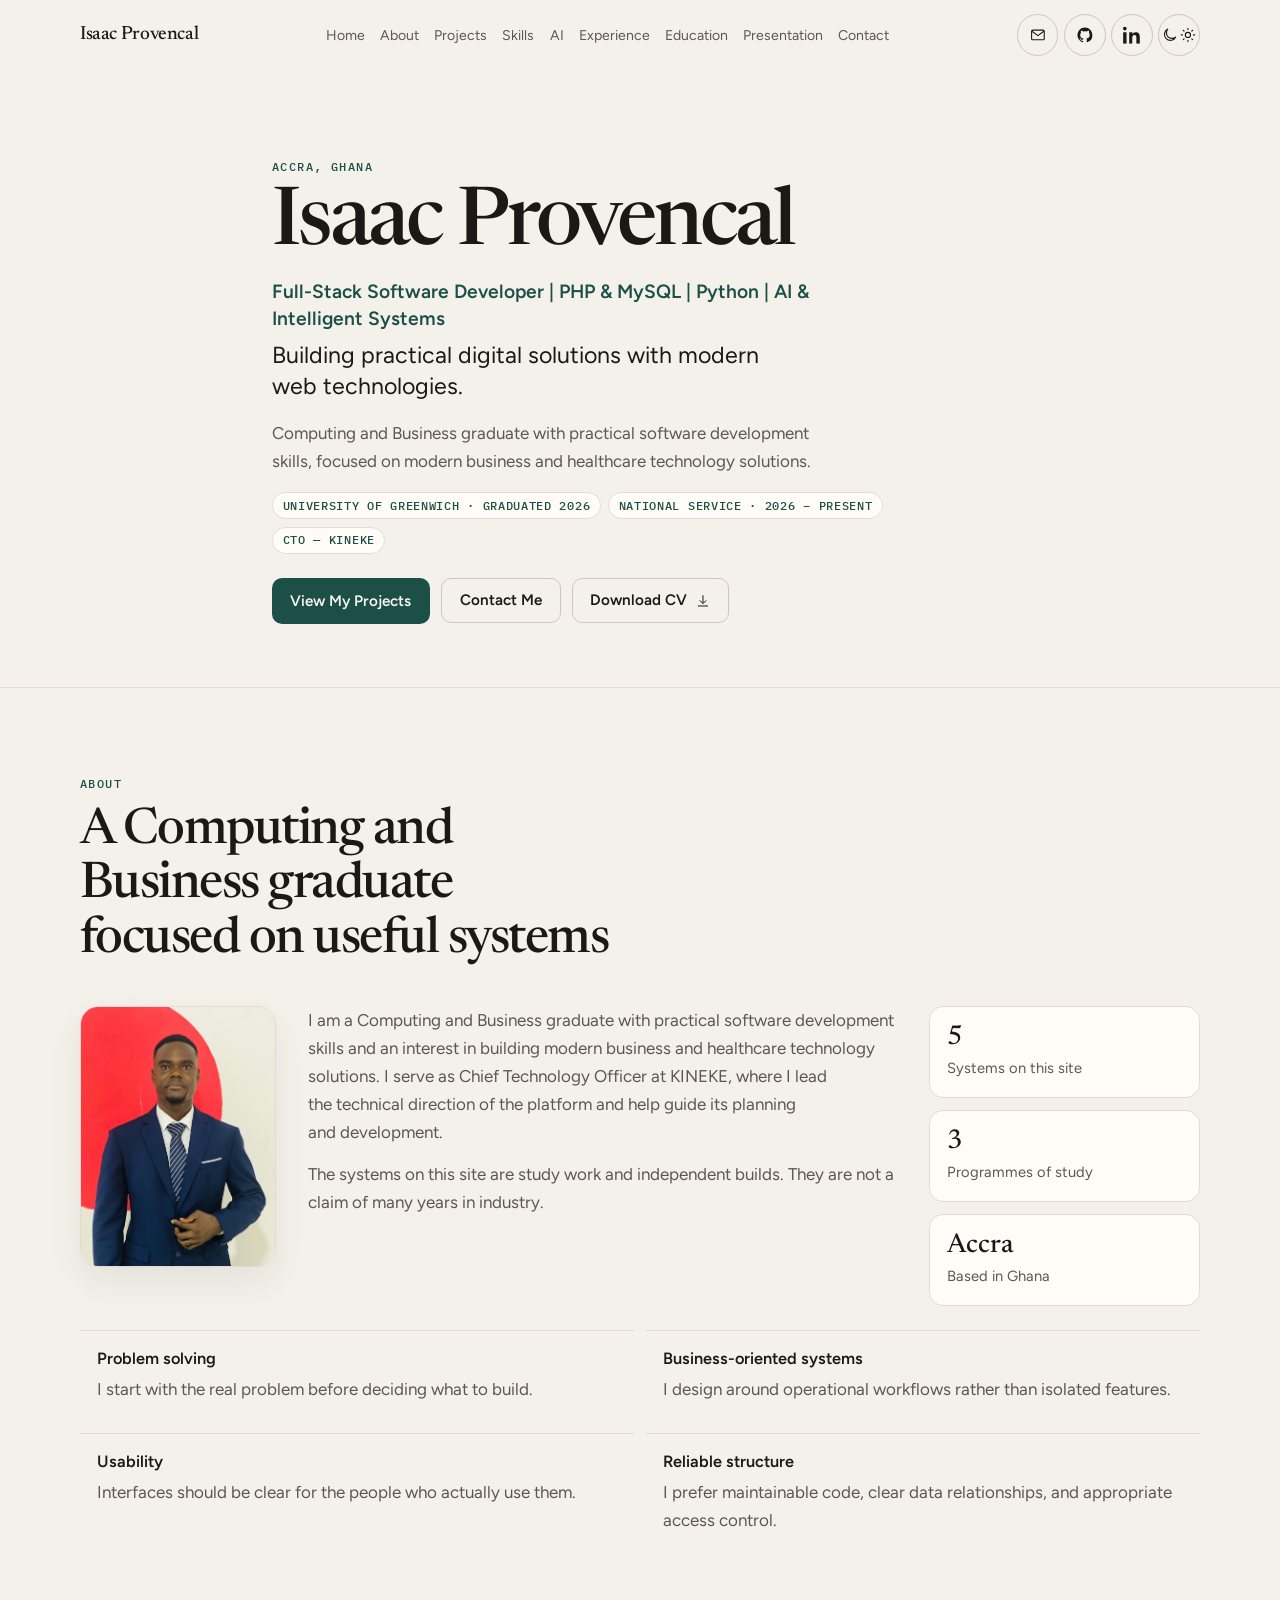
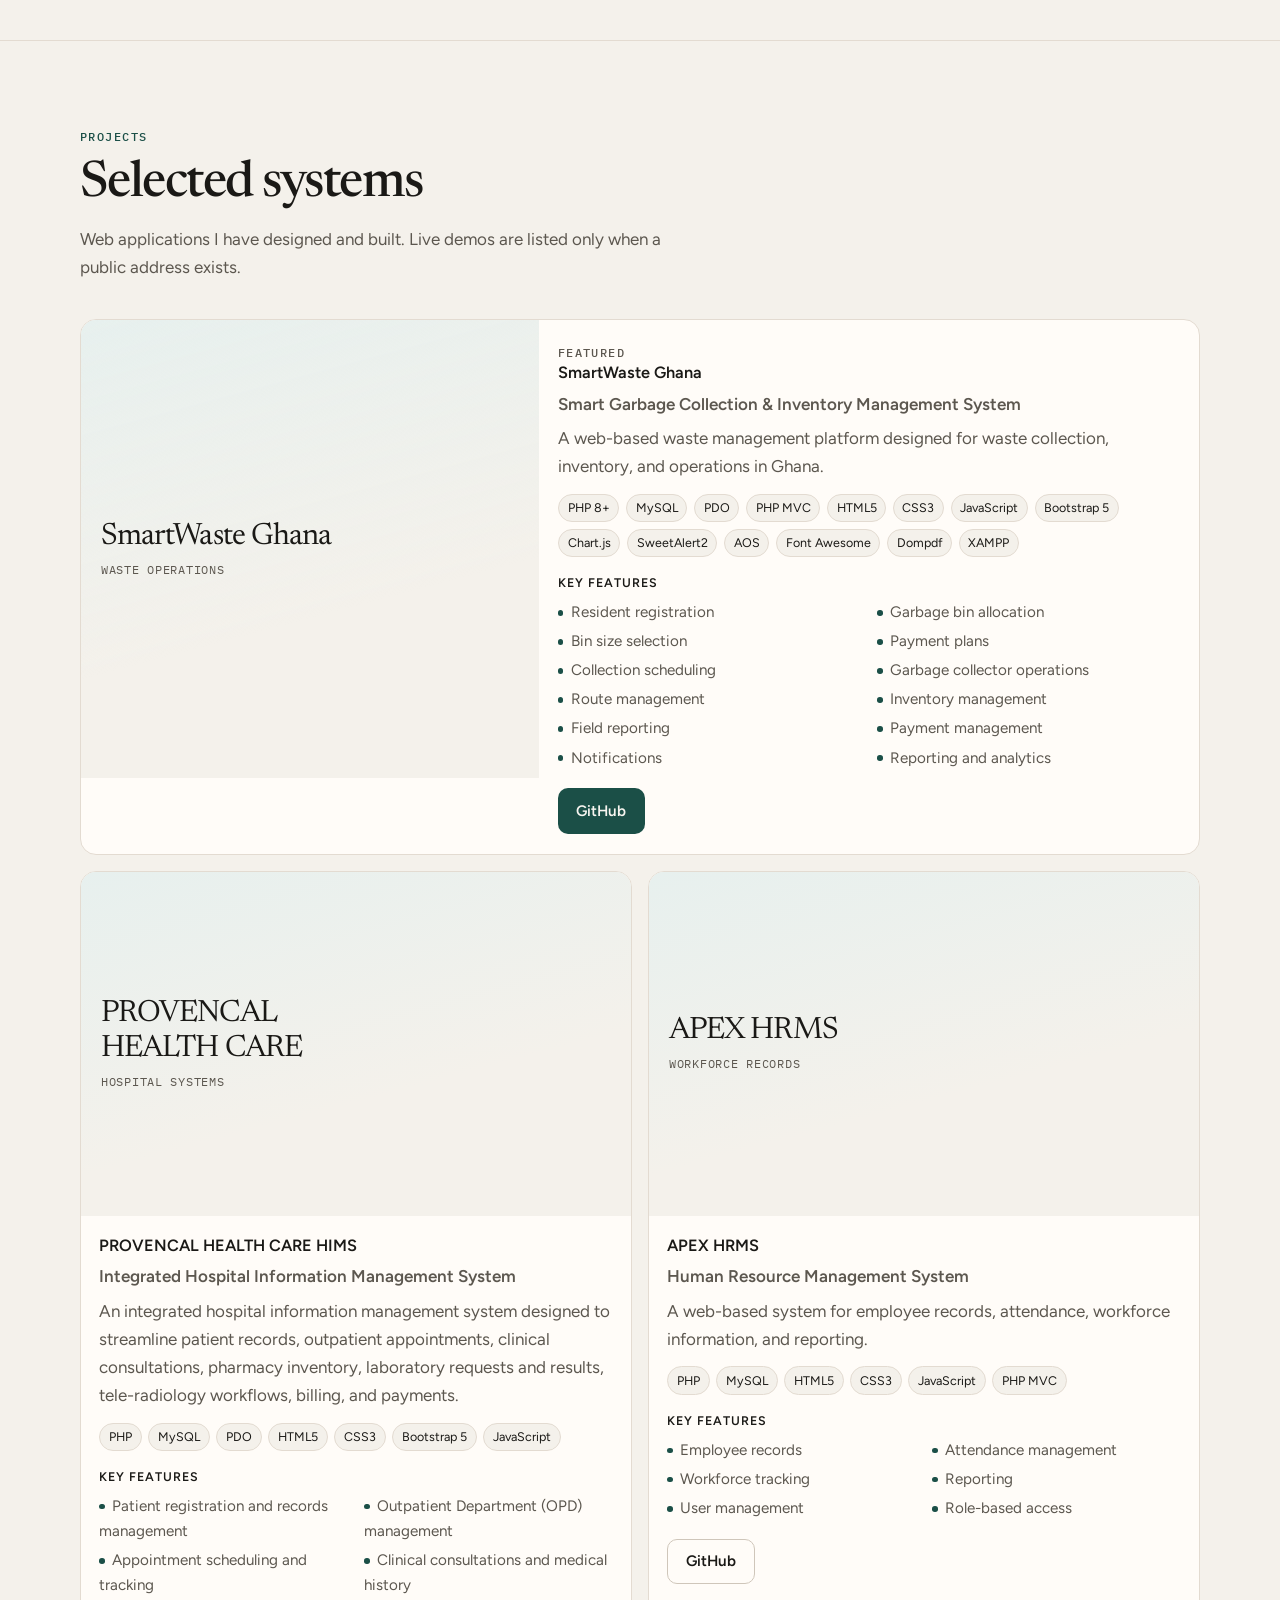
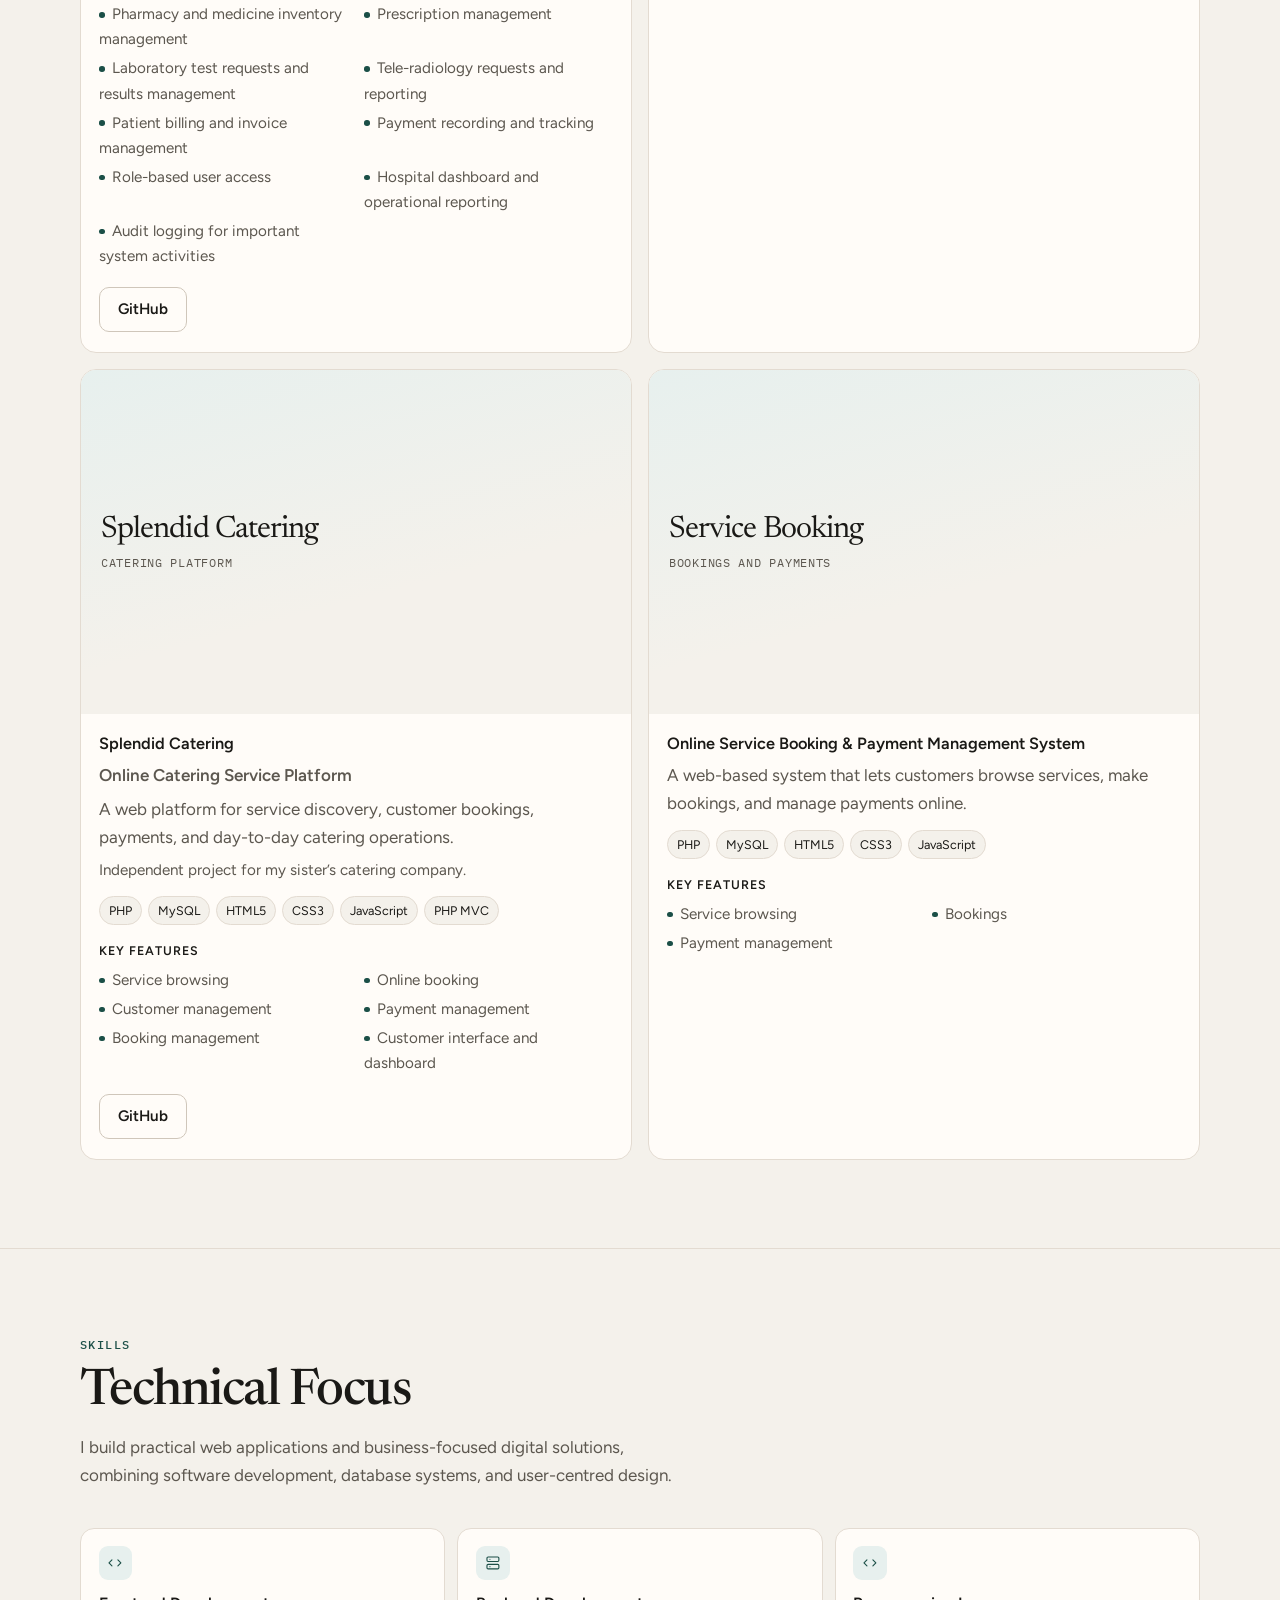
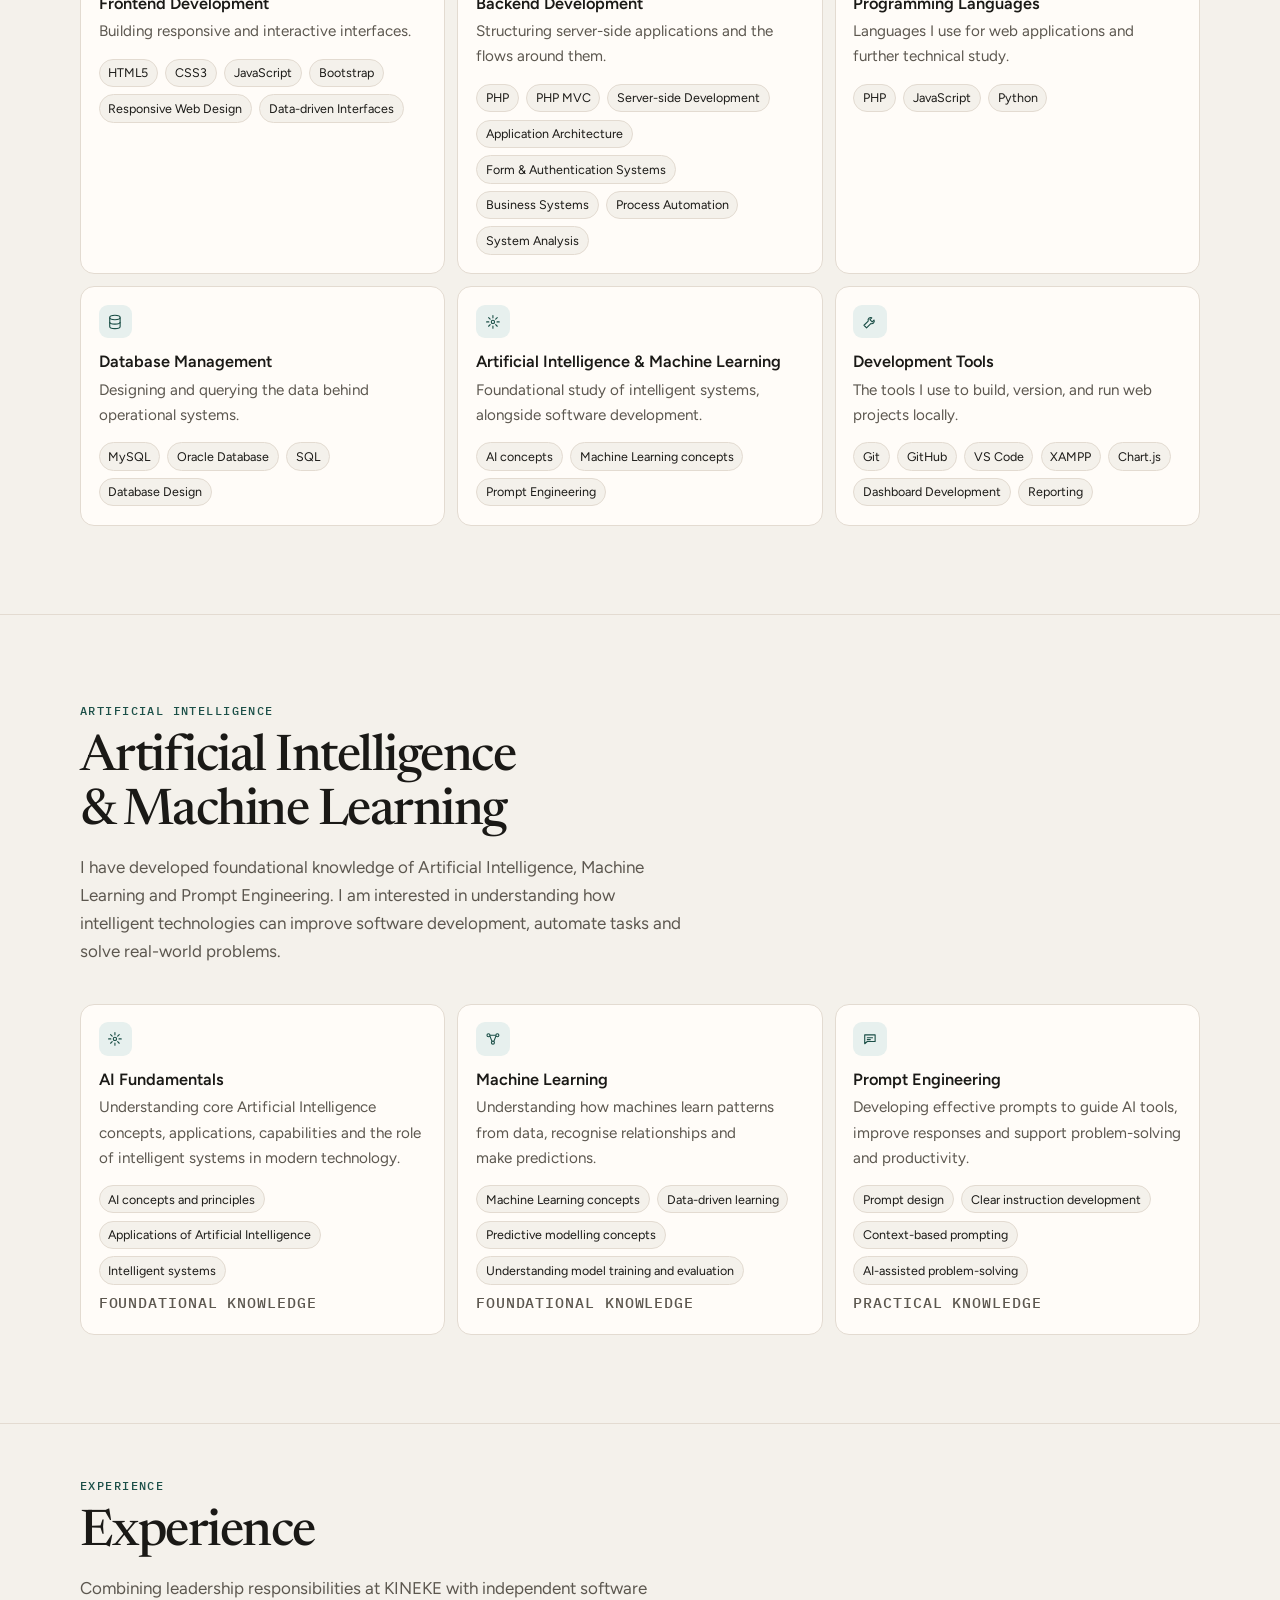
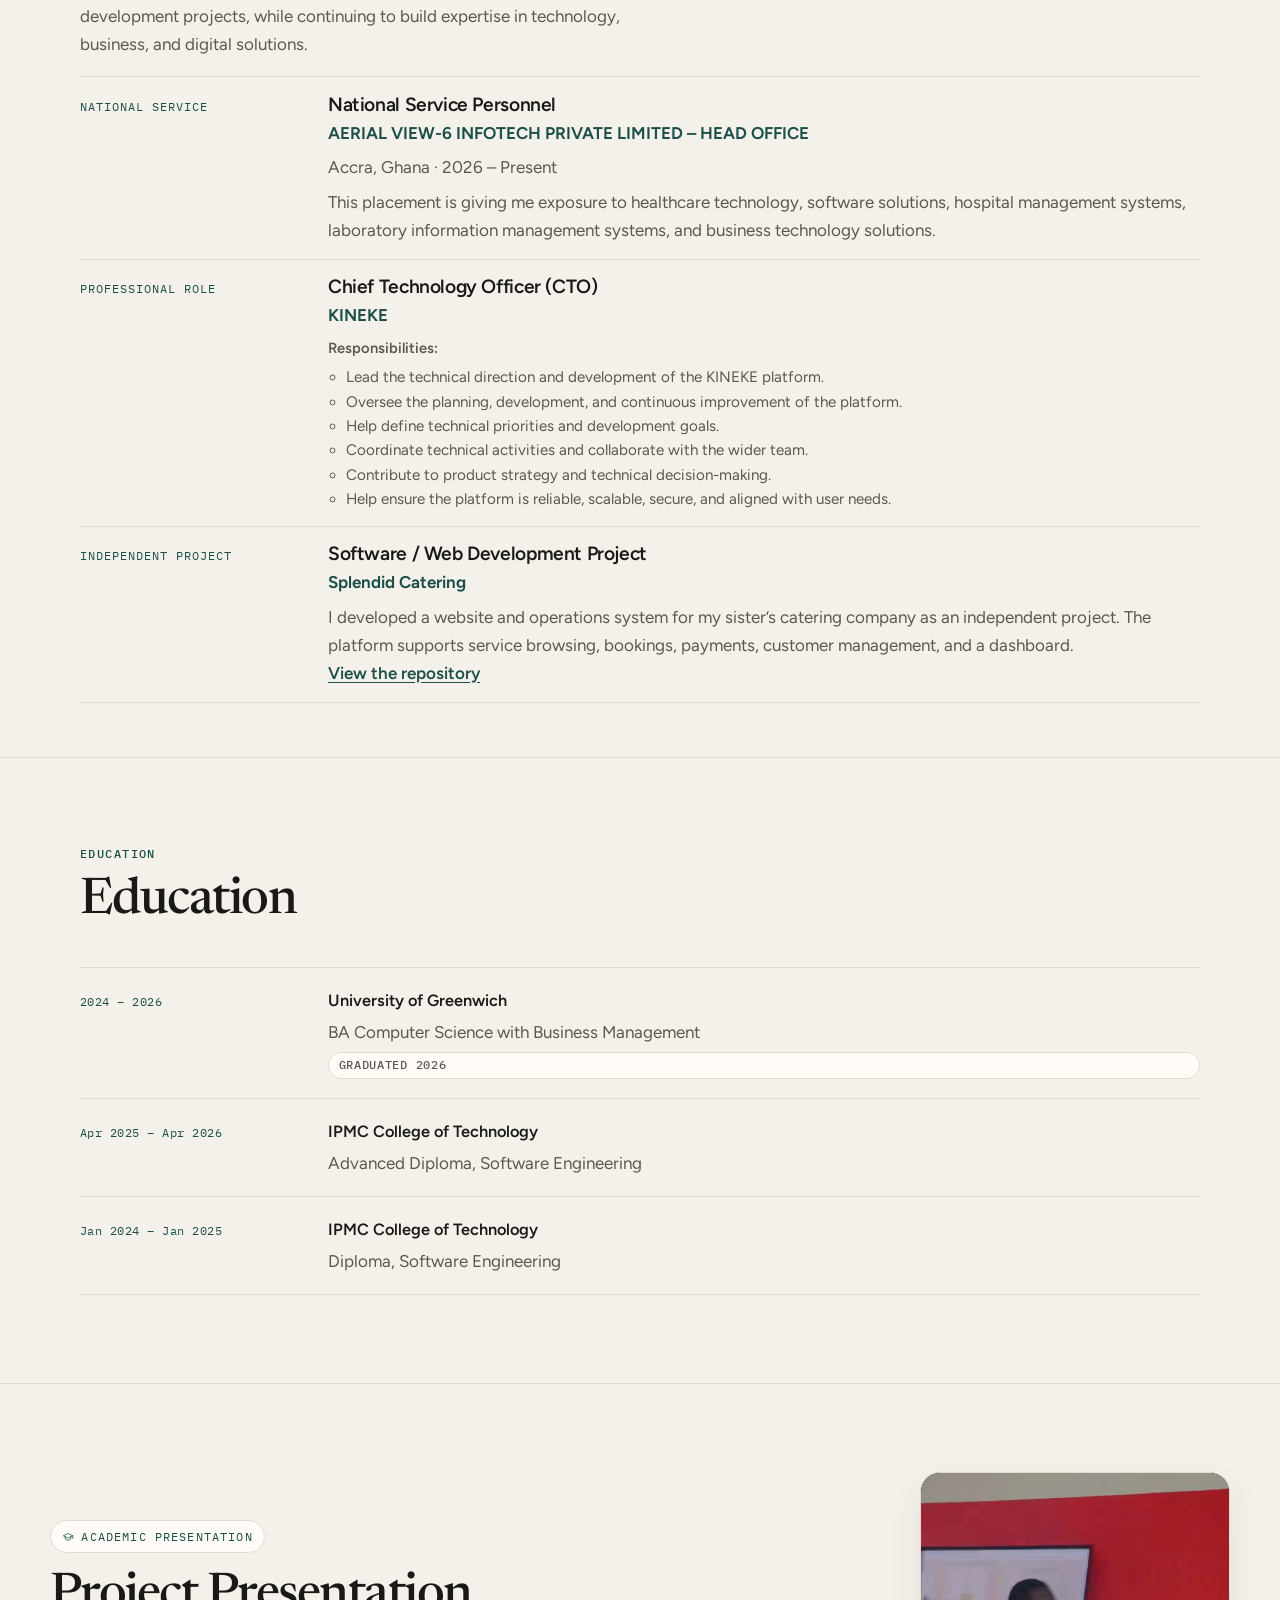
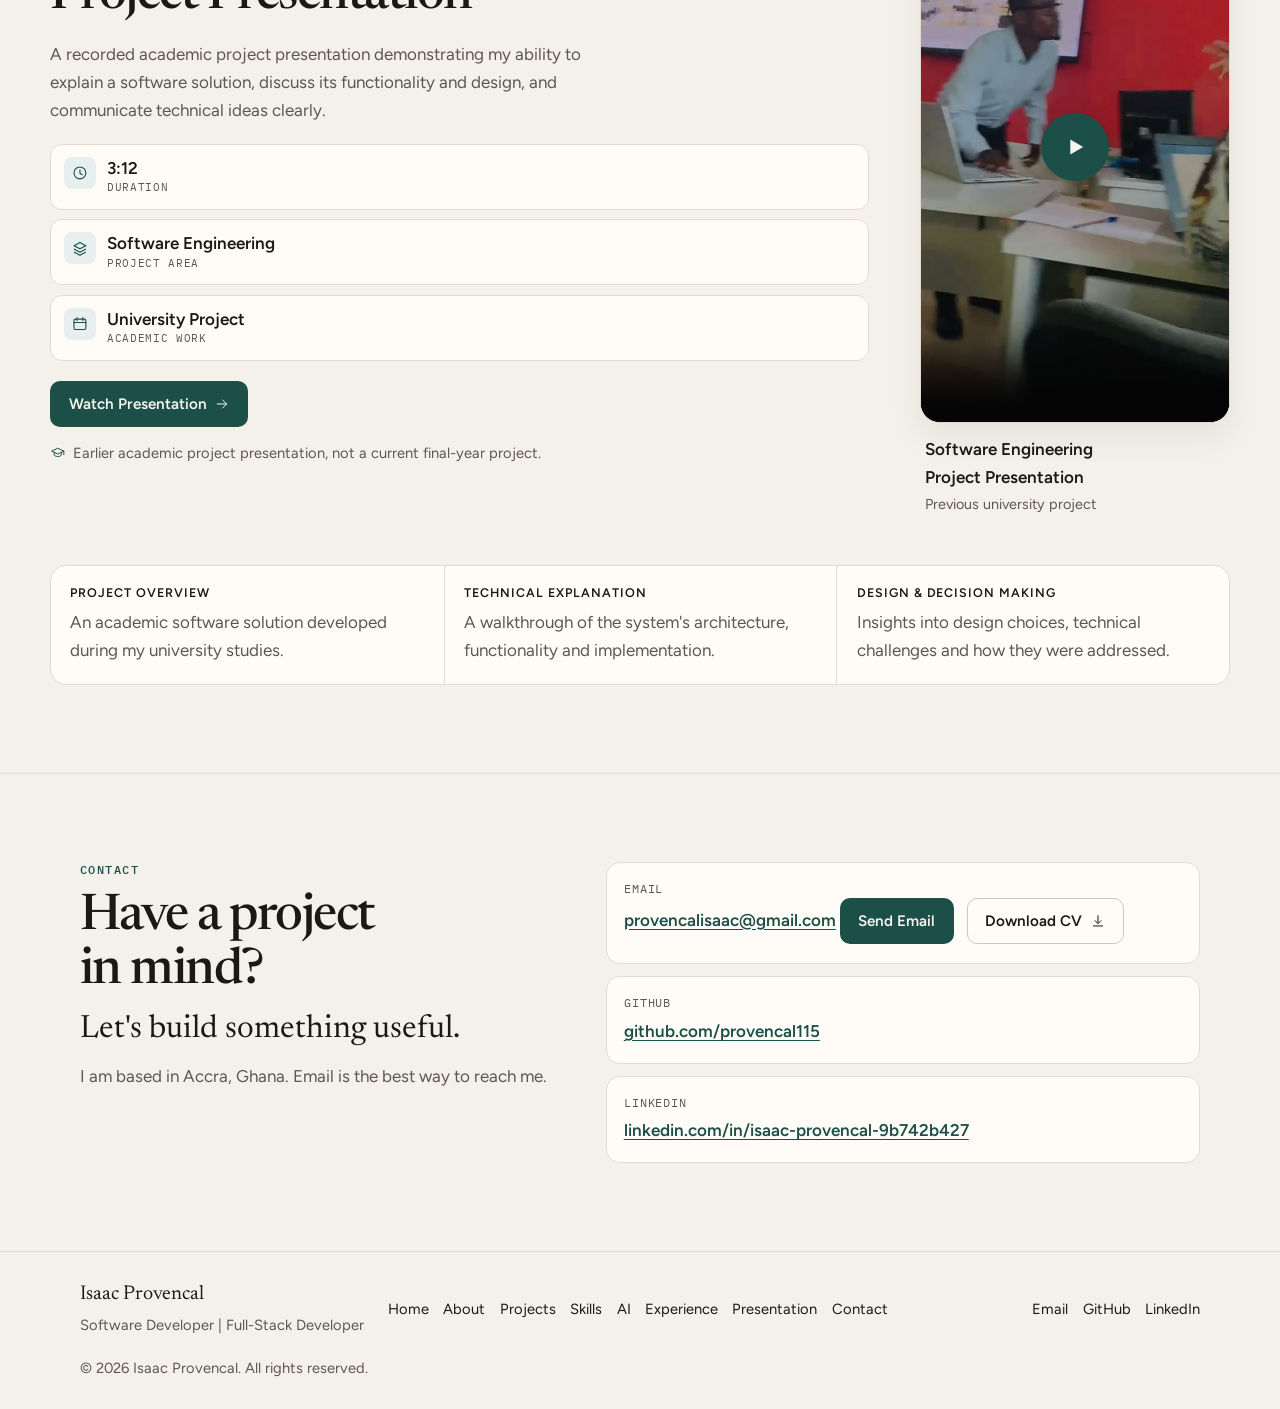
<file: index.html>
<!DOCTYPE html>
<html lang="en">
<head>
  <meta charset="utf-8">
  <meta name="viewport" content="width=device-width, initial-scale=1">
  <title>Isaac Provencal | Software Developer</title>
  <meta name="description" content="Isaac Provencal is a Computing and Business graduate, a software developer, and Chief Technology Officer at KINEKE.">
  <meta name="author" content="Isaac Provencal">
  <meta name="robots" content="index, follow">
  <meta name="theme-color" content="#f4f1eb">
  <link rel="canonical" href="https://isaacprovencal.com/">
  <meta property="og:url" content="https://isaacprovencal.com/">
  <meta property="og:title" content="Isaac Provencal | Software Developer">
  <meta property="og:description" content="Isaac Provencal is a Computing and Business graduate, a software developer, and Chief Technology Officer at KINEKE.">
  <meta property="og:type" content="website">
  <meta property="og:locale" content="en_GH">
  <meta property="og:site_name" content="Isaac Provencal">
  <meta name="twitter:card" content="summary">
  <meta name="twitter:title" content="Isaac Provencal | Software Developer">
  <meta name="twitter:description" content="Isaac Provencal is a Computing and Business graduate, a software developer, and Chief Technology Officer at KINEKE.">
  <link rel="icon" href="assets/images/favicon.svg" type="image/svg+xml">
  <script>
    (function () {
      try {
        var stored = localStorage.getItem("theme");
        var theme = stored === "light" || stored === "dark"
          ? stored
          : (window.matchMedia("(prefers-color-scheme: dark)").matches ? "dark" : "light");
        document.documentElement.setAttribute("data-theme", theme);
        if (!window.matchMedia("(prefers-reduced-motion: reduce)").matches) {
          document.documentElement.classList.add("js");
        }
        var meta = document.querySelector('meta[name="theme-color"]');
        if (meta) meta.setAttribute("content", theme === "dark" ? "#10110f" : "#f4f1eb");
      } catch (error) {
        document.documentElement.setAttribute("data-theme", "light");
      }
    })();
  </script>
  <link rel="preconnect" href="https://fonts.googleapis.com">
  <link rel="preconnect" href="https://fonts.gstatic.com" crossorigin>
  <link rel="stylesheet" href="assets/css/style.css?v=20261120a">
  <link rel="stylesheet" href="https://fonts.googleapis.com/css2?family=Figtree:wght@400;500;600&amp;family=IBM+Plex+Mono:wght@400;500&amp;family=Newsreader:opsz,wght@6..72,500;6..72,600&amp;display=swap" media="print" onload="this.media='all'">
  <noscript>
    <link rel="stylesheet" href="https://fonts.googleapis.com/css2?family=Figtree:wght@400;500;600&amp;family=IBM+Plex+Mono:wght@400;500&amp;family=Newsreader:opsz,wght@6..72,500;6..72,600&amp;display=swap">
  </noscript>
  <script type="application/ld+json">
  {
    "@context": "https://schema.org",
    "@type": "ProfilePage",
    "name": "Isaac Provencal | Software Developer",
    "description": "Portfolio of Isaac Provencal, a software developer in Accra, Ghana.",
    "url": "https://isaacprovencal.com/",
    "mainEntity": {
      "@type": "Person",
      "name": "Isaac Provencal",
      "jobTitle": "Software Developer, Full-Stack Developer, and Chief Technology Officer at KINEKE",
      "email": "provencalisaac@gmail.com",
      "homeLocation": {
        "@type": "Place",
        "name": "Accra, Ghana",
        "address": {
          "@type": "PostalAddress",
          "addressLocality": "Accra",
          "addressCountry": "GH"
        }
      },
      "sameAs": [
        "https://github.com/provencal115",
        "https://www.linkedin.com/in/isaac-provencal-9b742b427"
      ]
    }
  }
  </script>
</head>
<body>
  <a class="skip-link" href="#main">Skip to content</a>

  <svg aria-hidden="true" focusable="false" class="sprite">
    <symbol id="i-github" viewBox="0 0 24 24"><path fill="currentColor" d="M12 2C6.48 2 2 6.58 2 12.26c0 4.52 2.87 8.35 6.84 9.7.5.1.68-.22.68-.49 0-.24-.01-.87-.01-1.71-2.78.62-3.37-1.37-3.37-1.37-.45-1.18-1.11-1.5-1.11-1.5-.91-.64.07-.63.07-.63 1 .07 1.53 1.06 1.53 1.06.9 1.57 2.36 1.12 2.94.86.09-.67.35-1.12.63-1.38-2.22-.26-4.55-1.14-4.55-5.07 0-1.12.39-2.03 1.03-2.75-.1-.26-.45-1.32.1-2.75 0 0 .84-.27 2.75 1.05a9.36 9.36 0 0 1 5 0c1.91-1.32 2.75-1.05 2.75-1.05.55 1.43.2 2.49.1 2.75.64.72 1.03 1.63 1.03 2.75 0 3.94-2.34 4.8-4.57 5.06.36.32.68.94.68 1.9 0 1.37-.01 2.48-.01 2.81 0 .27.18.59.69.49A10.04 10.04 0 0 0 22 12.26C22 6.58 17.52 2 12 2z"/></symbol>
    <symbol id="i-linkedin" viewBox="0 0 24 24"><path fill="currentColor" d="M4.98 3.5C4.98 4.88 3.88 6 2.5 6S0 4.88 0 3.5 1.12 1 2.5 1 4.98 2.12 4.98 3.5zM.22 8.5h4.56V24H.22V8.5zM8.34 8.5h4.37v2.12h.06c.61-1.16 2.1-2.38 4.32-2.38 4.62 0 5.47 3.04 5.47 7v8.76h-4.56v-7.76c0-1.85-.03-4.23-2.58-4.23-2.58 0-2.98 2.01-2.98 4.09V24H8.34V8.5z"/></symbol>
    <symbol id="i-mail" viewBox="0 0 24 24"><rect x="3.5" y="5.5" width="17" height="13" rx="1.5" fill="none" stroke="currentColor" stroke-width="1.5"/><path fill="none" stroke="currentColor" stroke-width="1.5" stroke-linejoin="round" d="M4 7l8 6 8-6"/></symbol>
    <symbol id="i-moon" viewBox="0 0 24 24"><path fill="none" stroke="currentColor" stroke-width="1.5" d="M20 14.5A8 8 0 1 1 9.5 4 6.5 6.5 0 0 0 20 14.5z"/></symbol>
    <symbol id="i-sun" viewBox="0 0 24 24"><circle cx="12" cy="12" r="3.5" fill="none" stroke="currentColor" stroke-width="1.5"/><path fill="none" stroke="currentColor" stroke-width="1.5" stroke-linecap="round" d="M12 3v1.6M12 19.4V21M3 12h1.6M19.4 12H21M5.7 5.7l1.1 1.1M17.2 17.2l1.1 1.1M18.3 5.7l-1.1 1.1M6.8 17.2l-1.1 1.1"/></symbol>
    <symbol id="i-menu" viewBox="0 0 24 24"><path fill="none" stroke="currentColor" stroke-width="1.5" stroke-linecap="round" d="M4 7h16M4 12h16M4 17h16"/></symbol>
    <symbol id="i-close" viewBox="0 0 24 24"><path fill="none" stroke="currentColor" stroke-width="1.5" stroke-linecap="round" d="M6 6l12 12M18 6 6 18"/></symbol>
    <symbol id="i-arrow" viewBox="0 0 24 24"><path fill="none" stroke="currentColor" stroke-width="1.5" stroke-linecap="round" stroke-linejoin="round" d="M5 12h14M13 6l6 6-6 6"/></symbol>
    <symbol id="i-cap" viewBox="0 0 24 24"><path fill="none" stroke="currentColor" stroke-width="1.5" stroke-linejoin="round" d="M2.5 9.5 12 5l9.5 4.5L12 14 2.5 9.5z"/><path fill="none" stroke="currentColor" stroke-width="1.5" stroke-linecap="round" d="M6.5 11.5v4.2c0 .4 2.4 2.3 5.5 2.3s5.5-1.9 5.5-2.3v-4.2M21.5 9.5V15"/></symbol>
    <symbol id="i-clock" viewBox="0 0 24 24"><circle cx="12" cy="12" r="8" fill="none" stroke="currentColor" stroke-width="1.5"/><path fill="none" stroke="currentColor" stroke-width="1.5" stroke-linecap="round" d="M12 8v4.5l3 2"/></symbol>
    <symbol id="i-layers" viewBox="0 0 24 24"><path fill="none" stroke="currentColor" stroke-width="1.5" stroke-linejoin="round" d="m12 3.5 8 4.2-8 4.2-8-4.2 8-4.2zM4 12.2l8 4.2 8-4.2M4 16.2l8 4.2 8-4.2"/></symbol>
    <symbol id="i-calendar" viewBox="0 0 24 24"><rect x="4" y="5.5" width="16" height="14" rx="2" fill="none" stroke="currentColor" stroke-width="1.5"/><path fill="none" stroke="currentColor" stroke-width="1.5" stroke-linecap="round" d="M8 3.5v4M16 3.5v4M4 10h16"/></symbol>
    <symbol id="i-download" viewBox="0 0 24 24"><path fill="none" stroke="currentColor" stroke-width="1.5" stroke-linecap="round" stroke-linejoin="round" d="M12 4v11M7.5 11.5 12 16l4.5-4.5M5 19.5h14"/></symbol>
    <symbol id="i-code" viewBox="0 0 24 24"><path fill="none" stroke="currentColor" stroke-width="1.5" stroke-linecap="round" stroke-linejoin="round" d="m8 8-4 4 4 4M16 8l4 4-4 4"/></symbol>
    <symbol id="i-server" viewBox="0 0 24 24"><rect x="4" y="4" width="16" height="6" rx="1.5" fill="none" stroke="currentColor" stroke-width="1.5"/><rect x="4" y="14" width="16" height="6" rx="1.5" fill="none" stroke="currentColor" stroke-width="1.5"/><path fill="none" stroke="currentColor" stroke-width="1.5" stroke-linecap="round" d="M8 7h.01M8 17h.01"/></symbol>
    <symbol id="i-database" viewBox="0 0 24 24"><ellipse cx="12" cy="6" rx="7" ry="3" fill="none" stroke="currentColor" stroke-width="1.5"/><path fill="none" stroke="currentColor" stroke-width="1.5" d="M5 6v12c0 1.7 3.1 3 7 3s7-1.3 7-3V6"/><path fill="none" stroke="currentColor" stroke-width="1.5" d="M5 12c0 1.7 3.1 3 7 3s7-1.3 7-3"/></symbol>
    <symbol id="i-tool" viewBox="0 0 24 24"><path fill="none" stroke="currentColor" stroke-width="1.5" stroke-linecap="round" stroke-linejoin="round" d="M14.5 6.5a3.5 3.5 0 0 0-4.8 4.3L4 16.5 7.5 20l5.7-5.7a3.5 3.5 0 0 0 4.3-4.8L15 12l-3-3 2.5-2.5z"/></symbol>
    <symbol id="i-chart" viewBox="0 0 24 24"><path fill="none" stroke="currentColor" stroke-width="1.5" stroke-linecap="round" d="M4 19h16M7 16V10M12 16V6M17 16v-4"/></symbol>
    <symbol id="i-briefcase" viewBox="0 0 24 24"><rect x="3.5" y="7.5" width="17" height="12" rx="1.5" fill="none" stroke="currentColor" stroke-width="1.5"/><path fill="none" stroke="currentColor" stroke-width="1.5" stroke-linecap="round" d="M9 7.5V6a2 2 0 0 1 2-2h2a2 2 0 0 1 2 2v1.5M3.5 12.5h17"/></symbol>
    <symbol id="i-spark" viewBox="0 0 24 24"><path fill="none" stroke="currentColor" stroke-width="1.5" stroke-linecap="round" d="M12 3.5v3M12 17.5v3M3.5 12h3M17.5 12h3M6.2 6.2l2.1 2.1M15.7 15.7l2.1 2.1M17.8 6.2l-2.1 2.1M8.3 15.7l-2.1 2.1"/><circle cx="12" cy="12" r="2.2" fill="none" stroke="currentColor" stroke-width="1.5"/></symbol>
    <symbol id="i-nodes" viewBox="0 0 24 24"><circle cx="6" cy="7" r="2" fill="none" stroke="currentColor" stroke-width="1.5"/><circle cx="18" cy="7" r="2" fill="none" stroke="currentColor" stroke-width="1.5"/><circle cx="12" cy="17" r="2" fill="none" stroke="currentColor" stroke-width="1.5"/><path fill="none" stroke="currentColor" stroke-width="1.5" d="M8 8.2 10.6 15M16 8.2 13.4 15M8 7h8"/></symbol>
    <symbol id="i-prompt" viewBox="0 0 24 24"><path fill="none" stroke="currentColor" stroke-width="1.5" stroke-linejoin="round" d="M5 6.5h14v9H8.5L5 18.5v-12z"/><path fill="none" stroke="currentColor" stroke-width="1.5" stroke-linecap="round" d="M8.5 10.5h7M8.5 13h4"/></symbol>
  </svg>

  <header class="site-header">
    <div class="container header-bar">
      <a class="wordmark" href="#top">Isaac Provencal</a>
      <nav id="site-nav" class="site-nav" aria-label="Primary">
        <ul class="nav-links">
          <li><a href="#top">Home</a></li>
          <li><a href="#about">About</a></li>
          <li><a href="#projects">Projects</a></li>
          <li><a href="#skills">Skills</a></li>
          <li><a href="#ai">AI</a></li>
          <li><a href="#experience">Experience</a></li>
          <li><a href="#education">Education</a></li>
          <li><a href="#presentation">Presentation</a></li>
          <li><a href="#contact">Contact</a></li>
        </ul>
        <div class="nav-social">
          <a href="mailto:provencalisaac@gmail.com" aria-label="Email Isaac Provencal">Email</a>
          <a href="https://github.com/provencal115" target="_blank" rel="me noopener noreferrer">GitHub <span class="sr-only">(opens in a new tab)</span></a>
          <a href="https://www.linkedin.com/in/isaac-provencal-9b742b427" target="_blank" rel="me noopener noreferrer">LinkedIn <span class="sr-only">(opens in a new tab)</span></a>
        </div>
      </nav>
      <div class="header-tools">
        <a class="icon-btn icon-link" href="mailto:provencalisaac@gmail.com" aria-label="Email Isaac Provencal">
          <svg viewBox="0 0 24 24" width="18" height="18" aria-hidden="true"><use href="#i-mail"></use></svg>
        </a>
        <a class="icon-btn icon-link" href="https://github.com/provencal115" target="_blank" rel="me noopener noreferrer" aria-label="GitHub (opens in a new tab)">
          <svg viewBox="0 0 24 24" width="18" height="18" aria-hidden="true"><use href="#i-github"></use></svg>
        </a>
        <a class="icon-btn icon-link" href="https://www.linkedin.com/in/isaac-provencal-9b742b427" target="_blank" rel="me noopener noreferrer" aria-label="LinkedIn (opens in a new tab)">
          <svg viewBox="0 0 24 24" width="18" height="18" aria-hidden="true"><use href="#i-linkedin"></use></svg>
        </a>
        <button id="theme-toggle" class="icon-btn" type="button" aria-pressed="false" aria-label="Switch to dark mode">
          <svg class="icon-moon" viewBox="0 0 24 24" width="18" height="18" aria-hidden="true"><use href="#i-moon"></use></svg>
          <svg class="icon-sun" viewBox="0 0 24 24" width="18" height="18" aria-hidden="true"><use href="#i-sun"></use></svg>
        </button>
        <button id="nav-toggle" class="icon-btn nav-toggle" type="button" aria-expanded="false" aria-controls="site-nav" aria-label="Open menu">
          <svg class="icon-menu" viewBox="0 0 24 24" width="20" height="20" aria-hidden="true"><use href="#i-menu"></use></svg>
          <svg class="icon-close" viewBox="0 0 24 24" width="20" height="20" aria-hidden="true"><use href="#i-close"></use></svg>
        </button>
      </div>
    </div>
  </header>

  <main id="main" tabindex="-1">
    <section class="hero" id="top" aria-labelledby="hero-heading">
      <div class="container hero-grid">
        <div class="hero-copy">
          <p class="kicker rise">Accra, Ghana</p>
          <h1 id="hero-heading" class="rise">Isaac Provencal</h1>
          <p class="role rise">Full-Stack Software Developer | PHP &amp; MySQL | Python | AI &amp; Intelligent Systems</p>
          <p class="lede rise">Building practical digital solutions with modern web technologies.</p>
          <p class="hero-support rise">Computing and Business graduate with practical software development skills, focused on modern business and healthcare technology solutions.</p>
          <p class="status-row rise">
            <span class="status-badge">University of Greenwich · Graduated 2026</span>
            <span class="status-badge">National Service · 2026 – Present</span>
            <span class="status-badge">CTO — KINEKE</span>
          </p>
          <div class="hero-actions rise">
            <a class="btn btn--primary" href="#projects">View My Projects</a>
            <a class="btn btn--ghost" href="#contact">Contact Me</a>
            <a class="btn btn--ghost" href="assets/documents/Isaac_Provencal_CV.pdf" download="Isaac_Provencal_CV.pdf">
              Download CV
              <svg viewBox="0 0 24 24" width="16" height="16" aria-hidden="true"><use href="#i-download"></use></svg>
            </a>
          </div>
        </div>
      </div>
    </section>

    <section class="section" id="about" aria-labelledby="about-heading">
      <div class="container">
        <div class="section-heading">
          <p class="kicker">About</p>
          <h2 id="about-heading">A Computing and Business graduate focused on useful systems</h2>
        </div>
        <div class="about-grid">
          <figure class="about-portrait reveal">
            <img src="assets/images/WhatsApp%20Image%202026-08-07%20at%2010.34.36%20PM.jpeg" width="810" height="1080" alt="Isaac Provencal - Software Developer and Full-Stack Developer">
          </figure>
          <div class="about-copy reveal">
            <p>I am a Computing and Business graduate with practical software development skills and an interest in building modern business and healthcare technology solutions. I serve as Chief Technology Officer at KINEKE, where I lead the technical direction of the platform and help guide its planning and development.</p>
            <p>The systems on this site are study work and independent builds. They are not a claim of many years in industry.</p>
          </div>
          <ul class="stat-list reveal">
            <li>
              <strong>5</strong>
              <span>Systems on this site</span>
            </li>
            <li>
              <strong>3</strong>
              <span>Programmes of study</span>
            </li>
            <li>
              <strong>Accra</strong>
              <span>Based in Ghana</span>
            </li>
          </ul>
        </div>
        <ul class="principle-list reveal">
          <li>
            <h3>Problem solving</h3>
            <p>I start with the real problem before deciding what to build.</p>
          </li>
          <li>
            <h3>Business-oriented systems</h3>
            <p>I design around operational workflows rather than isolated features.</p>
          </li>
          <li>
            <h3>Usability</h3>
            <p>Interfaces should be clear for the people who actually use them.</p>
          </li>
          <li>
            <h3>Reliable structure</h3>
            <p>I prefer maintainable code, clear data relationships, and appropriate access control.</p>
          </li>
        </ul>
      </div>
    </section>

    <section class="section" id="projects" aria-labelledby="projects-heading">
      <div class="container">
        <div class="section-heading">
          <p class="kicker">Projects</p>
          <h2 id="projects-heading">Selected systems</h2>
          <p class="section-intro">Web applications I have designed and built. Live demos are listed only when a public address exists.</p>
        </div>
        <div class="project-grid">
          <article class="project project--feature reveal" id="smartwaste">
            <div class="project-cover" aria-hidden="true">
              <span class="cover-label">SmartWaste Ghana</span>
              <span class="cover-caption">Waste operations</span>
            </div>
            <div class="project-body">
              <p class="kicker">Featured</p>
              <h3>SmartWaste Ghana</h3>
              <p class="project-sub">Smart Garbage Collection &amp; Inventory Management System</p>
              <p>A web-based waste management platform designed for waste collection, inventory, and operations in Ghana.</p>
              <ul class="tag-list" aria-label="Technologies used in SmartWaste Ghana">
                <li>PHP 8+</li><li>MySQL</li><li>PDO</li><li>PHP MVC</li><li>HTML5</li><li>CSS3</li><li>JavaScript</li><li>Bootstrap 5</li><li>Chart.js</li><li>SweetAlert2</li><li>AOS</li><li>Font Awesome</li><li>Dompdf</li><li>XAMPP</li>
              </ul>
              <h4>Key features</h4>
              <ul class="feature-list">
                <li>Resident registration</li>
                <li>Garbage bin allocation</li>
                <li>Bin size selection</li>
                <li>Payment plans</li>
                <li>Collection scheduling</li>
                <li>Garbage collector operations</li>
                <li>Route management</li>
                <li>Inventory management</li>
                <li>Field reporting</li>
                <li>Payment management</li>
                <li>Notifications</li>
                <li>Reporting and analytics</li>
              </ul>
              <div class="project-actions">
                <a class="btn btn--primary" href="https://github.com/provencal115/SmartWaste-Ghana-Waste-Management-System" target="_blank" rel="noopener noreferrer">GitHub <span class="sr-only">for SmartWaste Ghana (opens in a new tab)</span></a>
              </div>
            </div>
          </article>

          <article class="project reveal" id="provencal-health-care">
            <div class="project-cover" aria-hidden="true">
              <span class="cover-label">PROVENCAL HEALTH CARE</span>
              <span class="cover-caption">Hospital systems</span>
            </div>
            <div class="project-body">
              <h3>PROVENCAL HEALTH CARE HIMS</h3>
              <p class="project-sub">Integrated Hospital Information Management System</p>
              <p>An integrated hospital information management system designed to streamline patient records, outpatient appointments, clinical consultations, pharmacy inventory, laboratory requests and results, tele-radiology workflows, billing, and payments.</p>
              <ul class="tag-list" aria-label="Technologies used in PROVENCAL HEALTH CARE HIMS">
                <li>PHP</li><li>MySQL</li><li>PDO</li><li>HTML5</li><li>CSS3</li><li>Bootstrap 5</li><li>JavaScript</li>
              </ul>
              <h4>Key features</h4>
              <ul class="feature-list">
                <li>Patient registration and records management</li>
                <li>Outpatient Department (OPD) management</li>
                <li>Appointment scheduling and tracking</li>
                <li>Clinical consultations and medical history</li>
                <li>Pharmacy and medicine inventory management</li>
                <li>Prescription management</li>
                <li>Laboratory test requests and results management</li>
                <li>Tele-radiology requests and reporting</li>
                <li>Patient billing and invoice management</li>
                <li>Payment recording and tracking</li>
                <li>Role-based user access</li>
                <li>Hospital dashboard and operational reporting</li>
                <li>Audit logging for important system activities</li>
              </ul>
              <div class="project-actions">
                <a class="btn btn--ghost" href="https://github.com/provencal115/PROVENCAL-HEALTH-CARE-HIMS" target="_blank" rel="noopener noreferrer">GitHub <span class="sr-only">for PROVENCAL HEALTH CARE HIMS (opens in a new tab)</span></a>
              </div>
            </div>
          </article>

          <article class="project reveal" id="apex-hrms">
            <div class="project-cover" aria-hidden="true">
              <span class="cover-label">APEX HRMS</span>
              <span class="cover-caption">Workforce records</span>
            </div>
            <div class="project-body">
              <h3>APEX HRMS</h3>
              <p class="project-sub">Human Resource Management System</p>
              <p>A web-based system for employee records, attendance, workforce information, and reporting.</p>
              <ul class="tag-list" aria-label="Technologies used in APEX HRMS">
                <li>PHP</li><li>MySQL</li><li>HTML5</li><li>CSS3</li><li>JavaScript</li><li>PHP MVC</li>
              </ul>
              <h4>Key features</h4>
              <ul class="feature-list">
                <li>Employee records</li>
                <li>Attendance management</li>
                <li>Workforce tracking</li>
                <li>Reporting</li>
                <li>User management</li>
                <li>Role-based access</li>
              </ul>
              <div class="project-actions">
                <a class="btn btn--ghost" href="https://github.com/provencal115/APEX-HRMS" target="_blank" rel="noopener noreferrer">GitHub <span class="sr-only">for APEX HRMS (opens in a new tab)</span></a>
              </div>
            </div>
          </article>

          <article class="project reveal" id="splendid-catering">
            <div class="project-cover" aria-hidden="true">
              <span class="cover-label">Splendid Catering</span>
              <span class="cover-caption">Catering platform</span>
            </div>
            <div class="project-body">
              <h3>Splendid Catering</h3>
              <p class="project-sub">Online Catering Service Platform</p>
              <p>A web platform for service discovery, customer bookings, payments, and day-to-day catering operations.</p>
              <p class="project-note">Independent project for my sister’s catering company.</p>
              <ul class="tag-list" aria-label="Technologies used in Splendid Catering">
                <li>PHP</li><li>MySQL</li><li>HTML5</li><li>CSS3</li><li>JavaScript</li><li>PHP MVC</li>
              </ul>
              <h4>Key features</h4>
              <ul class="feature-list">
                <li>Service browsing</li>
                <li>Online booking</li>
                <li>Customer management</li>
                <li>Payment management</li>
                <li>Booking management</li>
                <li>Customer interface and dashboard</li>
              </ul>
              <div class="project-actions">
                <a class="btn btn--ghost" href="https://github.com/provencal115/Splendid-Catering" target="_blank" rel="noopener noreferrer">GitHub <span class="sr-only">for Splendid Catering (opens in a new tab)</span></a>
              </div>
            </div>
          </article>

          <article class="project reveal" id="service-booking">
            <div class="project-cover" aria-hidden="true">
              <span class="cover-label">Service Booking</span>
              <span class="cover-caption">Bookings and payments</span>
            </div>
            <div class="project-body">
              <h3>Online Service Booking &amp; Payment Management System</h3>
              <p>A web-based system that lets customers browse services, make bookings, and manage payments online.</p>
              <ul class="tag-list" aria-label="Technologies used in the booking system">
                <li>PHP</li><li>MySQL</li><li>HTML5</li><li>CSS3</li><li>JavaScript</li>
              </ul>
              <h4>Key features</h4>
              <ul class="feature-list">
                <li>Service browsing</li>
                <li>Bookings</li>
                <li>Payment management</li>
              </ul>
            </div>
          </article>
        </div>
      </div>
    </section>

    <section class="section" id="skills" aria-labelledby="skills-heading">
      <div class="container">
        <div class="section-heading">
          <p class="kicker">Skills</p>
          <h2 id="skills-heading">Technical Focus</h2>
          <p class="section-intro">I build practical web applications and business-focused digital solutions, combining software development, database systems, and user-centred design.</p>
        </div>
        <div class="skill-grid reveal">
          <article class="skill-card">
            <span class="skill-icon" aria-hidden="true"><svg viewBox="0 0 24 24" width="18" height="18"><use href="#i-code"></use></svg></span>
            <h3>Frontend Development</h3>
            <p>Building responsive and interactive interfaces.</p>
            <ul>
              <li>HTML5</li>
              <li>CSS3</li>
              <li>JavaScript</li>
              <li>Bootstrap</li>
              <li>Responsive Web Design</li>
              <li>Data-driven Interfaces</li>
            </ul>
          </article>
          <article class="skill-card">
            <span class="skill-icon" aria-hidden="true"><svg viewBox="0 0 24 24" width="18" height="18"><use href="#i-server"></use></svg></span>
            <h3>Backend Development</h3>
            <p>Structuring server-side applications and the flows around them.</p>
            <ul>
              <li>PHP</li>
              <li>PHP MVC</li>
              <li>Server-side Development</li>
              <li>Application Architecture</li>
              <li>Form &amp; Authentication Systems</li>
              <li>Business Systems</li>
              <li>Process Automation</li>
              <li>System Analysis</li>
            </ul>
          </article>
          <article class="skill-card">
            <span class="skill-icon" aria-hidden="true"><svg viewBox="0 0 24 24" width="18" height="18"><use href="#i-code"></use></svg></span>
            <h3>Programming Languages</h3>
            <p>Languages I use for web applications and further technical study.</p>
            <ul>
              <li>PHP</li>
              <li>JavaScript</li>
              <li>Python</li>
            </ul>
          </article>
          <article class="skill-card">
            <span class="skill-icon" aria-hidden="true"><svg viewBox="0 0 24 24" width="18" height="18"><use href="#i-database"></use></svg></span>
            <h3>Database Management</h3>
            <p>Designing and querying the data behind operational systems.</p>
            <ul>
              <li>MySQL</li>
              <li>Oracle Database</li>
              <li>SQL</li>
              <li>Database Design</li>
            </ul>
          </article>
          <article class="skill-card">
            <span class="skill-icon" aria-hidden="true"><svg viewBox="0 0 24 24" width="18" height="18"><use href="#i-spark"></use></svg></span>
            <h3>Artificial Intelligence &amp; Machine Learning</h3>
            <p>Foundational study of intelligent systems, alongside software development.</p>
            <ul>
              <li>AI concepts</li>
              <li>Machine Learning concepts</li>
              <li>Prompt Engineering</li>
            </ul>
          </article>
          <article class="skill-card">
            <span class="skill-icon" aria-hidden="true"><svg viewBox="0 0 24 24" width="18" height="18"><use href="#i-tool"></use></svg></span>
            <h3>Development Tools</h3>
            <p>The tools I use to build, version, and run web projects locally.</p>
            <ul>
              <li>Git</li>
              <li>GitHub</li>
              <li>VS Code</li>
              <li>XAMPP</li>
              <li>Chart.js</li>
              <li>Dashboard Development</li>
              <li>Reporting</li>
            </ul>
          </article>
        </div>
      </div>
    </section>

    <section class="section" id="ai" aria-labelledby="ai-heading">
      <div class="container">
        <div class="section-heading">
          <p class="kicker">Artificial Intelligence</p>
          <h2 id="ai-heading">Artificial Intelligence &amp; Machine Learning</h2>
          <p class="section-intro">I have developed foundational knowledge of Artificial Intelligence, Machine Learning and Prompt Engineering. I am interested in understanding how intelligent technologies can improve software development, automate tasks and solve real-world problems.</p>
        </div>
        <div class="skill-grid reveal">
          <article class="skill-card ai-card">
            <span class="skill-icon" aria-hidden="true"><svg viewBox="0 0 24 24" width="18" height="18"><use href="#i-spark"></use></svg></span>
            <h3>AI Fundamentals</h3>
            <p>Understanding core Artificial Intelligence concepts, applications, capabilities and the role of intelligent systems in modern technology.</p>
            <ul>
              <li>AI concepts and principles</li>
              <li>Applications of Artificial Intelligence</li>
              <li>Intelligent systems</li>
            </ul>
            <p class="ai-level">Foundational Knowledge</p>
          </article>
          <article class="skill-card ai-card">
            <span class="skill-icon" aria-hidden="true"><svg viewBox="0 0 24 24" width="18" height="18"><use href="#i-nodes"></use></svg></span>
            <h3>Machine Learning</h3>
            <p>Understanding how machines learn patterns from data, recognise relationships and make predictions.</p>
            <ul>
              <li>Machine Learning concepts</li>
              <li>Data-driven learning</li>
              <li>Predictive modelling concepts</li>
              <li>Understanding model training and evaluation</li>
            </ul>
            <p class="ai-level">Foundational Knowledge</p>
          </article>
          <article class="skill-card ai-card">
            <span class="skill-icon" aria-hidden="true"><svg viewBox="0 0 24 24" width="18" height="18"><use href="#i-prompt"></use></svg></span>
            <h3>Prompt Engineering</h3>
            <p>Developing effective prompts to guide AI tools, improve responses and support problem-solving and productivity.</p>
            <ul>
              <li>Prompt design</li>
              <li>Clear instruction development</li>
              <li>Context-based prompting</li>
              <li>AI-assisted problem-solving</li>
            </ul>
            <p class="ai-level">Practical Knowledge</p>
          </article>
        </div>
      </div>
    </section>

    <section class="section" id="experience" aria-labelledby="experience-heading">
      <div class="container">
        <div class="section-heading">
          <p class="kicker">Experience</p>
          <h2 id="experience-heading">Experience</h2>
          <p class="section-intro">Combining leadership responsibilities at KINEKE with independent software development projects, while continuing to build expertise in technology, business, and digital solutions.</p>
        </div>
        <ol class="timeline reveal">
          <li>
            <p class="timeline-meta">National Service</p>
            <h3>National Service Personnel</h3>
            <p class="timeline-org">AERIAL VIEW-6 INFOTECH PRIVATE LIMITED – HEAD OFFICE</p>
            <p>Accra, Ghana · 2026 – Present</p>
            <p>This placement is giving me exposure to healthcare technology, software solutions, hospital management systems, laboratory information management systems, and business technology solutions.</p>
          </li>
          <li>
            <p class="timeline-meta">Professional role</p>
            <h3>Chief Technology Officer (CTO)</h3>
            <p class="timeline-org">KINEKE</p>
            <p class="role-label">Responsibilities:</p>
            <ul class="role-list">
              <li>Lead the technical direction and development of the KINEKE platform.</li>
              <li>Oversee the planning, development, and continuous improvement of the platform.</li>
              <li>Help define technical priorities and development goals.</li>
              <li>Coordinate technical activities and collaborate with the wider team.</li>
              <li>Contribute to product strategy and technical decision-making.</li>
              <li>Help ensure the platform is reliable, scalable, secure, and aligned with user needs.</li>
            </ul>
          </li>
          <li>
            <p class="timeline-meta">Independent project</p>
            <h3>Software / Web Development Project</h3>
            <p class="timeline-org">Splendid Catering</p>
            <p>I developed a website and operations system for my sister’s catering company as an independent project. The platform supports service browsing, bookings, payments, customer management, and a dashboard.</p>
            <a class="text-link" href="https://github.com/provencal115/Splendid-Catering" target="_blank" rel="noopener noreferrer">View the repository <span class="sr-only">(opens in a new tab)</span></a>
          </li>
        </ol>
      </div>
    </section>

    <section class="section" id="education" aria-labelledby="education-heading">
      <div class="container">
        <div class="section-heading">
          <p class="kicker">Education</p>
          <h2 id="education-heading">Education</h2>
        </div>
        <ol class="timeline reveal">
          <li>
            <p class="timeline-meta">2024 – 2026</p>
            <h3>University of Greenwich</h3>
            <p>BA Computer Science with Business Management</p>
            <p class="status-badge">Graduated 2026</p>
          </li>
          <li>
            <p class="timeline-meta">Apr 2025 – Apr 2026</p>
            <h3>IPMC College of Technology</h3>
            <p>Advanced Diploma, Software Engineering</p>
          </li>
          <li>
            <p class="timeline-meta">Jan 2024 – Jan 2025</p>
            <h3>IPMC College of Technology</h3>
            <p>Diploma, Software Engineering</p>
          </li>
        </ol>
      </div>
    </section>

    <section class="section presentation" id="presentation" aria-labelledby="presentation-heading">
      <div class="container">
        <div class="presentation-hero">
          <div class="presentation-copy reveal">
            <p class="presentation-badge">
              <svg viewBox="0 0 24 24" width="16" height="16" aria-hidden="true"><use href="#i-cap"></use></svg>
              Academic Presentation
            </p>
            <h2 id="presentation-heading">Project Presentation</h2>
            <p class="presentation-lead">A recorded academic project presentation demonstrating my ability to explain a software solution, discuss its functionality and design, and communicate technical ideas clearly.</p>
            <ul class="presentation-facts">
              <li>
                <span class="presentation-fact-icon" aria-hidden="true"><svg viewBox="0 0 24 24" width="18" height="18"><use href="#i-clock"></use></svg></span>
                <span class="presentation-fact-copy">
                  <span class="presentation-fact-value">3:12</span>
                  <span class="presentation-fact-label">Duration</span>
                </span>
              </li>
              <li>
                <span class="presentation-fact-icon" aria-hidden="true"><svg viewBox="0 0 24 24" width="18" height="18"><use href="#i-layers"></use></svg></span>
                <span class="presentation-fact-copy">
                  <span class="presentation-fact-value">Software Engineering</span>
                  <span class="presentation-fact-label">Project Area</span>
                </span>
              </li>
              <li>
                <span class="presentation-fact-icon" aria-hidden="true"><svg viewBox="0 0 24 24" width="18" height="18"><use href="#i-calendar"></use></svg></span>
                <span class="presentation-fact-copy">
                  <span class="presentation-fact-value">University Project</span>
                  <span class="presentation-fact-label">Academic Work</span>
                </span>
              </li>
            </ul>
            <div class="presentation-actions">
              <button class="btn btn--primary" id="watch-presentation" type="button" aria-controls="presentation-video">
                Watch Presentation
                <svg viewBox="0 0 24 24" width="16" height="16" aria-hidden="true"><use href="#i-arrow"></use></svg>
              </button>
            </div>
            <p class="presentation-caption">
              <svg viewBox="0 0 24 24" width="16" height="16" aria-hidden="true"><use href="#i-cap"></use></svg>
              Earlier academic project presentation, not a current final-year project.
            </p>
          </div>
          <div class="presentation-media reveal">
            <div class="presentation-frame">
              <video id="presentation-video" class="presentation-video" controls preload="metadata" playsinline width="576" height="1024" poster="assets/images/defence-poster.jpg" aria-label="Isaac Provencal presenting a software engineering project">
                <source src="assets/videos/project-defense.mp4" type="video/mp4">
              </video>
              <button class="presentation-play" type="button" aria-label="Play presentation">
                <svg width="22" height="22" aria-hidden="true" viewBox="0 0 24 24"><path fill="currentColor" d="M8 5.5v13l11-6.5-11-6.5z"/></svg>
              </button>
            </div>
            <p class="presentation-video-title">Software Engineering Project Presentation</p>
            <p class="presentation-video-note">Previous university project</p>
          </div>
        </div>
        <ul class="presentation-strip reveal">
          <li>
            <h3>Project Overview</h3>
            <p>An academic software solution developed during my university studies.</p>
          </li>
          <li>
            <h3>Technical Explanation</h3>
            <p>A walkthrough of the system's architecture, functionality and implementation.</p>
          </li>
          <li>
            <h3>Design &amp; Decision Making</h3>
            <p>Insights into design choices, technical challenges and how they were addressed.</p>
          </li>
        </ul>
      </div>
    </section>

    <section class="section contact" id="contact" aria-labelledby="contact-heading">
      <div class="container contact-grid">
        <div class="reveal">
          <p class="kicker">Contact</p>
          <h2 id="contact-heading">Have a project in mind?</h2>
          <p class="contact-lead">Let's build something useful.</p>
          <p class="section-intro">I am based in Accra, Ghana. Email is the best way to reach me.</p>
        </div>
        <ul class="contact-list reveal">
          <li>
            <p class="contact-label">Email</p>
            <a class="contact-value" href="mailto:provencalisaac@gmail.com">provencalisaac@gmail.com</a>
            <a class="btn btn--primary" href="mailto:provencalisaac@gmail.com" aria-label="Email Isaac Provencal">Send Email</a>
            <a class="btn btn--ghost" href="assets/documents/Isaac_Provencal_CV.pdf" download="Isaac_Provencal_CV.pdf">
              Download CV
              <svg viewBox="0 0 24 24" width="16" height="16" aria-hidden="true"><use href="#i-download"></use></svg>
            </a>
          </li>
          <li>
            <p class="contact-label">GitHub</p>
            <a class="contact-value" href="https://github.com/provencal115" target="_blank" rel="me noopener noreferrer">github.com/provencal115 <span class="sr-only">(opens in a new tab)</span></a>
          </li>
          <li>
            <p class="contact-label">LinkedIn</p>
            <a class="contact-value" href="https://www.linkedin.com/in/isaac-provencal-9b742b427" target="_blank" rel="me noopener noreferrer">linkedin.com/in/isaac-provencal-9b742b427 <span class="sr-only">(opens in a new tab)</span></a>
          </li>
        </ul>
      </div>
    </section>
  </main>

  <footer class="site-footer">
    <div class="container footer-grid">
      <div>
        <p class="footer-name">Isaac Provencal</p>
        <p class="footer-role">Software Developer | Full-Stack Developer</p>
      </div>
      <nav aria-label="Footer">
        <ul class="footer-links">
          <li><a href="#top">Home</a></li>
          <li><a href="#about">About</a></li>
          <li><a href="#projects">Projects</a></li>
          <li><a href="#skills">Skills</a></li>
          <li><a href="#ai">AI</a></li>
          <li><a href="#experience">Experience</a></li>
          <li><a href="#presentation">Presentation</a></li>
          <li><a href="#contact">Contact</a></li>
        </ul>
      </nav>
      <ul class="footer-social">
        <li><a href="mailto:provencalisaac@gmail.com" aria-label="Email Isaac Provencal">Email</a></li>
        <li><a href="https://github.com/provencal115" target="_blank" rel="me noopener noreferrer">GitHub <span class="sr-only">(opens in a new tab)</span></a></li>
        <li><a href="https://www.linkedin.com/in/isaac-provencal-9b742b427" target="_blank" rel="me noopener noreferrer">LinkedIn <span class="sr-only">(opens in a new tab)</span></a></li>
      </ul>
      <p class="footer-copy">© 2026 Isaac Provencal. All rights reserved.</p>
    </div>
  </footer>

  <script src="assets/js/script.js" defer></script>
</body>
</html>
</file>
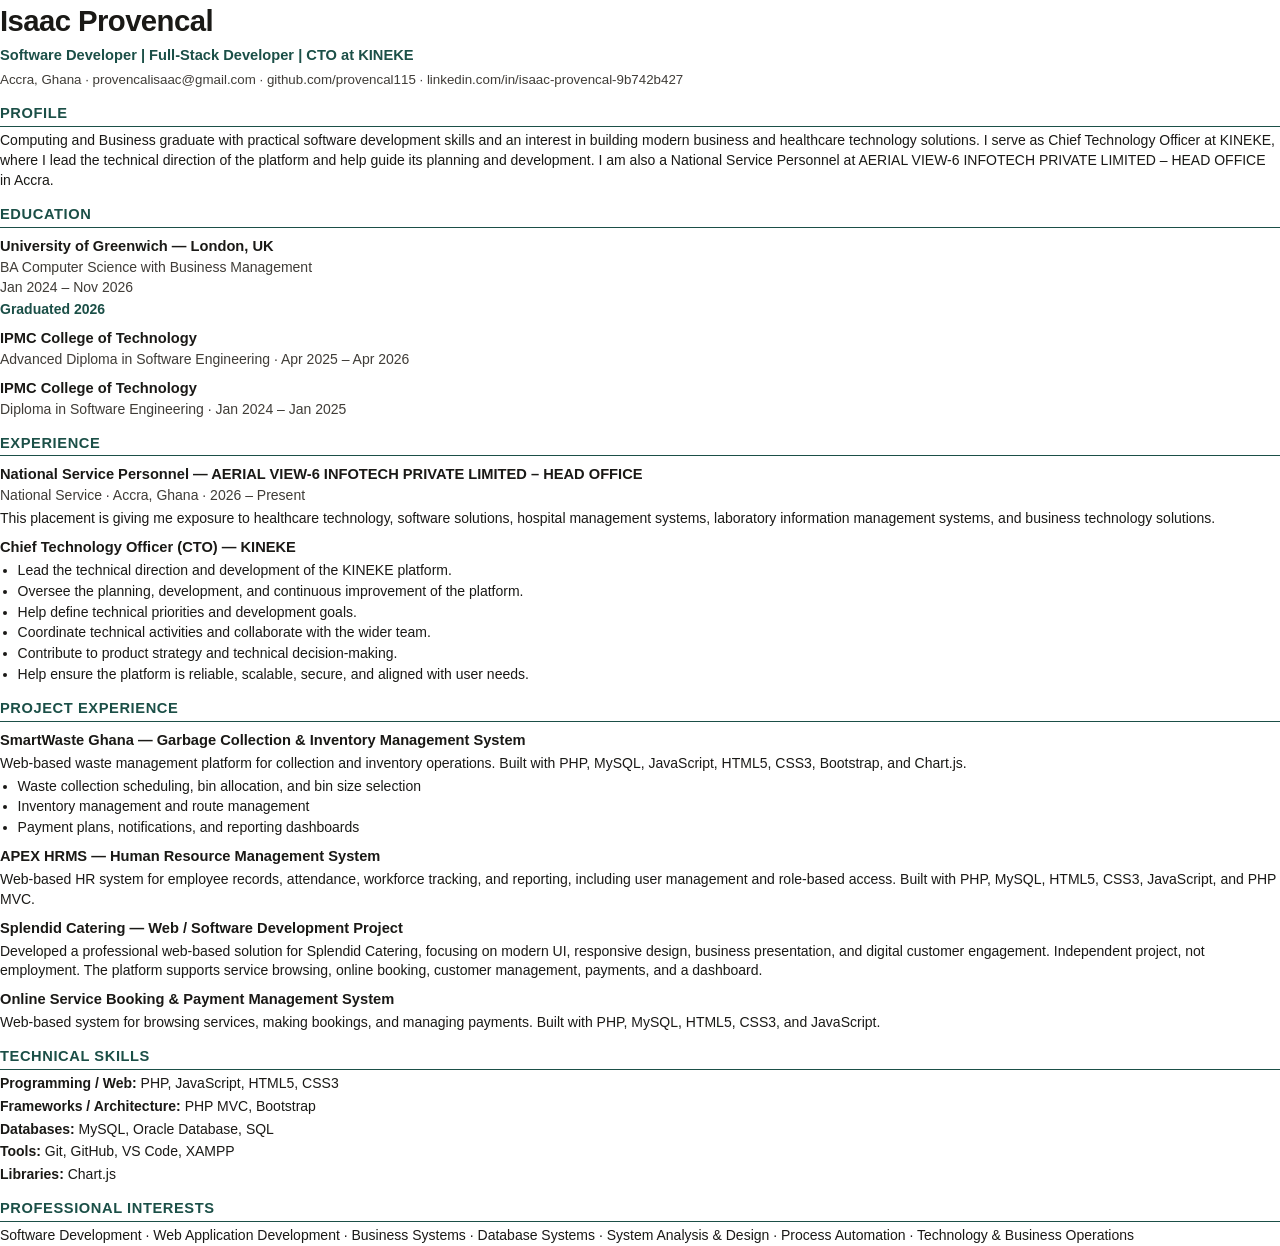
<file: assets/documents/cv-source.html>
<!DOCTYPE html>
<html lang="en">
<head>
<meta charset="utf-8">
<title>Isaac Provencal — CV</title>
<style>
  @page { size: A4; margin: 14mm 16mm; }
  * { box-sizing: border-box; }
  body { margin: 0; color: #1a1916; font-family: "Segoe UI", Calibri, Arial, sans-serif; font-size: 10.5pt; line-height: 1.42; }
  h1 { margin: 0; font-size: 22pt; font-weight: 650; letter-spacing: -0.02em; }
  .title { margin: 3px 0 0; color: #1b4f47; font-size: 11pt; font-weight: 650; }
  .contact { margin: 6px 0 0; color: #3f3c37; font-size: 10pt; }
  h2 { margin: 13px 0 4px; padding-bottom: 2px; border-bottom: 1.5px solid #1b4f47; color: #1b4f47; font-size: 11pt; letter-spacing: 0.04em; text-transform: uppercase; }
  h3 { margin: 8px 0 0; font-size: 11pt; }
  .meta { margin: 1px 0 0; color: #3f3c37; }
  .status { margin: 2px 0 0; color: #1b4f47; font-weight: 650; }
  p { margin: 3px 0 0; }
  ul { margin: 3px 0 0; padding-left: 1.1rem; }
  li { margin: 1px 0; }
  .label { font-weight: 650; }
</style>
</head>
<body>
  <h1>Isaac Provencal</h1>
  <p class="title">Software Developer | Full-Stack Developer | CTO at KINEKE</p>
  <p class="contact">Accra, Ghana · provencalisaac@gmail.com · github.com/provencal115 · linkedin.com/in/isaac-provencal-9b742b427</p>

  <h2>Profile</h2>
  <p>Computing and Business graduate with practical software development skills and an interest in building modern business and healthcare technology solutions. I serve as Chief Technology Officer at KINEKE, where I lead the technical direction of the platform and help guide its planning and development. I am also a National Service Personnel at AERIAL VIEW-6 INFOTECH PRIVATE LIMITED – HEAD OFFICE in Accra.</p>

  <h2>Education</h2>
  <h3>University of Greenwich — London, UK</h3>
  <p class="meta">BA Computer Science with Business Management</p>
  <p class="meta">Jan 2024 – Nov 2026</p>
  <p class="status">Graduated 2026</p>
  <h3>IPMC College of Technology</h3>
  <p class="meta">Advanced Diploma in Software Engineering · Apr 2025 – Apr 2026</p>
  <h3>IPMC College of Technology</h3>
  <p class="meta">Diploma in Software Engineering · Jan 2024 – Jan 2025</p>

  <h2>Experience</h2>
  <h3>National Service Personnel — AERIAL VIEW-6 INFOTECH PRIVATE LIMITED – HEAD OFFICE</h3>
  <p class="meta">National Service · Accra, Ghana · 2026 – Present</p>
  <p>This placement is giving me exposure to healthcare technology, software solutions, hospital management systems, laboratory information management systems, and business technology solutions.</p>
  <h3>Chief Technology Officer (CTO) — KINEKE</h3>
  <ul>
    <li>Lead the technical direction and development of the KINEKE platform.</li>
    <li>Oversee the planning, development, and continuous improvement of the platform.</li>
    <li>Help define technical priorities and development goals.</li>
    <li>Coordinate technical activities and collaborate with the wider team.</li>
    <li>Contribute to product strategy and technical decision-making.</li>
    <li>Help ensure the platform is reliable, scalable, secure, and aligned with user needs.</li>
  </ul>

  <h2>Project Experience</h2>
  <h3>SmartWaste Ghana — Garbage Collection &amp; Inventory Management System</h3>
  <p>Web-based waste management platform for collection and inventory operations. Built with PHP, MySQL, JavaScript, HTML5, CSS3, Bootstrap, and Chart.js.</p>
  <ul>
    <li>Waste collection scheduling, bin allocation, and bin size selection</li>
    <li>Inventory management and route management</li>
    <li>Payment plans, notifications, and reporting dashboards</li>
  </ul>
  <h3>APEX HRMS — Human Resource Management System</h3>
  <p>Web-based HR system for employee records, attendance, workforce tracking, and reporting, including user management and role-based access. Built with PHP, MySQL, HTML5, CSS3, JavaScript, and PHP MVC.</p>
  <h3>Splendid Catering — Web / Software Development Project</h3>
  <p>Developed a professional web-based solution for Splendid Catering, focusing on modern UI, responsive design, business presentation, and digital customer engagement. Independent project, not employment. The platform supports service browsing, online booking, customer management, payments, and a dashboard.</p>
  <h3>Online Service Booking &amp; Payment Management System</h3>
  <p>Web-based system for browsing services, making bookings, and managing payments. Built with PHP, MySQL, HTML5, CSS3, and JavaScript.</p>

  <h2>Technical Skills</h2>
  <p><span class="label">Programming / Web:</span> PHP, JavaScript, HTML5, CSS3</p>
  <p><span class="label">Frameworks / Architecture:</span> PHP MVC, Bootstrap</p>
  <p><span class="label">Databases:</span> MySQL, Oracle Database, SQL</p>
  <p><span class="label">Tools:</span> Git, GitHub, VS Code, XAMPP</p>
  <p><span class="label">Libraries:</span> Chart.js</p>

  <h2>Professional Interests</h2>
  <p>Software Development · Web Application Development · Business Systems · Database Systems · System Analysis &amp; Design · Process Automation · Technology &amp; Business Operations</p>
</body>
</html>
</file>
<file: assets/css/style.css>
/* Isaac Provencal — portfolio */

:root,
html[data-theme="light"] {
  color-scheme: light;
  --background: #f4f1eb;
  --surface: #fffcf8;
  --text-primary: #1a1916;
  --text-secondary: #5c574f;
  --border: #e3dbd1;
  --border-strong: #cfc6ba;
  --accent: #1b4f47;
  --accent-hover: #143e38;
  --accent-contrast: #f7f5f0;
  --accent-soft: #e7f0ee;
  --header: #f4f1eb;
  --shadow: 0 14px 34px rgba(26, 25, 22, 0.07);
  --code: #f7f4ee;
  --serif: "Newsreader", "Iowan Old Style", Palatino, Georgia, serif;
  --sans: "Figtree", "Segoe UI", sans-serif;
  --mono: "IBM Plex Mono", Consolas, ui-monospace, monospace;
}

html[data-theme="dark"] {
  color-scheme: dark;
  --background: #10110f;
  --surface: #1a1b18;
  --text-primary: #f3f1ea;
  --text-secondary: #c8c2b8;
  --border: #2d2e2a;
  --border-strong: #4a4c46;
  --accent: #8fcec0;
  --accent-hover: #b7e4d8;
  --accent-contrast: #10211e;
  --accent-soft: #1c2b28;
  --header: #10110f;
  --shadow: 0 14px 34px rgba(0, 0, 0, 0.34);
  --code: #141513;
}

@media (prefers-color-scheme: dark) {
  html:not([data-theme="light"]) {
    color-scheme: dark;
    --background: #10110f;
    --surface: #1a1b18;
    --text-primary: #f3f1ea;
    --text-secondary: #c8c2b8;
    --border: #2d2e2a;
    --border-strong: #4a4c46;
    --accent: #8fcec0;
    --accent-hover: #b7e4d8;
    --accent-contrast: #10211e;
    --accent-soft: #1c2b28;
    --header: #10110f;
    --shadow: 0 14px 34px rgba(0, 0, 0, 0.34);
    --code: #141513;
  }
}

*,
*::before,
*::after { box-sizing: border-box; }

html {
  scroll-behavior: smooth;
  scroll-padding-top: 5.25rem;
  background: var(--background);
}

body {
  margin: 0;
  min-height: 100vh;
  display: flex;
  flex-direction: column;
  background: var(--background);
  color: var(--text-primary);
  font-family: var(--sans);
  font-size: 1.0625rem;
  line-height: 1.65;
  text-rendering: optimizeLegibility;
}

main { flex: 1; }

img { max-width: 100%; display: block; }

svg:not(.sprite) {
  display: inline-block;
  width: 1.05em;
  height: 1.05em;
  max-width: none;
  overflow: hidden;
  vertical-align: -0.15em;
  flex: 0 0 auto;
  fill: currentColor;
}

h1, h2, h3, p { text-wrap: pretty; }
h1, h2 { text-wrap: balance; }

a { color: inherit; }

button, input, textarea, select {
  font: inherit;
  color: inherit;
}

button {
  background: none;
  border: 0;
  padding: 0;
  cursor: pointer;
}

:focus { outline: none; }

:focus-visible {
  outline: 2px solid var(--accent);
  outline-offset: 3px;
}

#main:focus { outline: none; }

::selection {
  background: var(--accent);
  color: var(--accent-contrast);
}

.sprite {
  position: absolute;
  width: 0;
  height: 0;
  overflow: hidden;
  visibility: hidden;
}

.sr-only {
  position: absolute;
  width: 1px;
  height: 1px;
  padding: 0;
  margin: -1px;
  overflow: hidden;
  clip: rect(0, 0, 0, 0);
  clip-path: inset(50%);
  white-space: nowrap;
  border: 0;
}

.skip-link {
  position: absolute;
  left: 1rem;
  top: -4rem;
  z-index: 80;
  padding: 0.7rem 1rem;
  background: var(--accent);
  color: var(--accent-contrast);
  border-radius: 8px;
  text-decoration: none;
}

.skip-link:focus { top: 1rem; }

.container {
  width: min(1120px, calc(100% - 2.5rem));
  margin-inline: auto;
}

@media (max-width: 480px) {
  .container { width: min(1120px, calc(100% - 2rem)); }
}

.kicker {
  margin: 0 0 0.7rem;
  color: var(--accent);
  font-family: var(--mono);
  font-size: 0.74rem;
  font-weight: 500;
  letter-spacing: 0.12em;
  line-height: 1.4;
  text-transform: uppercase;
}

.section {
  padding: clamp(3.5rem, 7vw, 5.5rem) 0;
  border-top: 1px solid var(--border);
}

.section-heading { max-width: 40rem; margin-bottom: clamp(1.75rem, 3vw, 2.5rem); }

.section-heading h2,
.contact h2,
.presentation-copy h2 {
  margin: 0;
  font-family: var(--serif);
  font-size: clamp(2.1rem, 4vw, 3.15rem);
  font-weight: 500;
  letter-spacing: -0.03em;
  line-height: 1.08;
  color: var(--text-primary);
}

.section-intro,
.hero-support,
.presentation-lead,
.contact-lead {
  color: var(--text-secondary);
}

.section-intro { margin: 0.85rem 0 0; max-width: 38rem; }

.btn {
  position: relative;
  display: inline-flex;
  align-items: center;
  justify-content: center;
  gap: 0.45rem;
  min-height: 2.85rem;
  padding: 0.65rem 1.1rem;
  border: 1px solid transparent;
  border-radius: 10px;
  font-size: 0.95rem;
  font-weight: 600;
  line-height: 1.2;
  text-decoration: none;
}

.btn--primary {
  background: var(--accent);
  color: var(--accent-contrast);
}

.btn--primary:hover { background: var(--accent-hover); }

.btn--ghost {
  background: transparent;
  color: var(--text-primary);
  border-color: var(--border-strong);
}

.btn--ghost:hover {
  background: var(--surface);
  border-color: var(--text-primary);
}

.btn--quiet {
  background: transparent;
  color: var(--text-secondary);
  border-color: transparent;
  padding-inline: 0.2rem;
}

.btn--quiet:hover { color: var(--accent); }

.btn svg { flex: 0 0 auto; }

.text-link {
  color: var(--accent);
  font-weight: 600;
  text-underline-offset: 0.2em;
}

/* Header */

.site-header {
  position: sticky;
  top: 0;
  z-index: 40;
  background: var(--header);
  border-bottom: 1px solid transparent;
}

.site-header.is-scrolled { border-bottom-color: var(--border); }

.header-bar {
  display: flex;
  align-items: center;
  gap: 0.75rem;
  min-height: 4.4rem;
}

.wordmark {
  color: var(--text-primary);
  font-family: var(--serif);
  font-size: 1.2rem;
  font-weight: 500;
  letter-spacing: -0.02em;
  text-decoration: none;
  white-space: nowrap;
}

.wordmark:hover { color: var(--accent); }

.site-nav { display: none; }

.nav-links {
  display: flex;
  gap: 0.15rem;
  margin: 0;
  padding: 0;
  list-style: none;
}

.nav-links a {
  display: inline-flex;
  align-items: center;
  min-height: 2.4rem;
  padding: 0.2rem 0.55rem;
  color: var(--text-secondary);
  font-size: 0.92rem;
  text-decoration: none;
}

.nav-links a:hover,
.nav-links a[aria-current="page"] { color: var(--text-primary); }

.nav-links a[aria-current="page"] {
  text-decoration: underline;
  text-decoration-thickness: 1px;
  text-underline-offset: 0.35em;
}

.nav-social {
  display: flex;
  flex-direction: column;
  gap: 0.15rem;
  margin-top: 0.5rem;
}

.nav-social a {
  padding: 0.75rem 0;
  color: var(--text-primary);
  text-decoration: none;
}

.nav-social a:hover { color: var(--accent); }

.header-tools {
  display: flex;
  align-items: center;
  gap: 0.35rem;
  margin-left: auto;
}

.icon-btn {
  position: relative;
  display: inline-flex;
  align-items: center;
  justify-content: center;
  width: 2.6rem;
  height: 2.6rem;
  flex: 0 0 auto;
  border: 1px solid var(--border-strong);
  border-radius: 999px;
  color: var(--text-primary);
  text-decoration: none;
}

.icon-btn:hover {
  border-color: var(--text-primary);
  background: var(--surface);
}

.icon-sun,
.nav-toggle .icon-close { display: none; }

html[data-theme="dark"] .icon-moon { display: none; }
html[data-theme="dark"] .icon-sun { display: block; }

@media (prefers-color-scheme: dark) {
  html:not([data-theme="light"]) .icon-moon { display: none; }
  html:not([data-theme="light"]) .icon-sun { display: block; }
}

.nav-toggle[aria-expanded="true"] .icon-menu { display: none; }
.nav-toggle[aria-expanded="true"] .icon-close { display: block; }

@media (max-width: 1199px) {
  .header-tools .icon-link { display: none; }

  .site-nav {
    position: absolute;
    top: 100%;
    left: 0;
    right: 0;
    flex-direction: column;
    padding: 0.25rem 1.25rem 1rem;
    background: var(--background);
    border-bottom: 1px solid var(--border);
  }

  .site-nav.is-open {
    display: flex;
    min-height: calc(100dvh - 4.4rem);
  }

  .nav-links { flex-direction: column; gap: 0; }

  .nav-links a {
    display: flex;
    padding: 0.85rem 0;
    border-bottom: 1px solid var(--border);
    font-size: 1.05rem;
  }

  body.nav-open { overflow: hidden; }
}

@media (min-width: 1200px) {
  .nav-links a { padding-inline: 0.4rem; font-size: 0.88rem; }

  .nav-toggle { display: none; }

  .site-nav {
    display: flex;
    align-items: center;
    margin-left: auto;
  }

  .nav-social { display: none; }
}

/* Hero */

.hero { padding: clamp(3.25rem, 7vw, 5.5rem) 0 clamp(2.5rem, 5vw, 4rem); }

.hero-grid {
  display: grid;
  gap: 2rem;
  align-items: center;
}

.hero h1 {
  margin: 0;
  font-family: var(--serif);
  font-size: clamp(3rem, 7vw, 5rem);
  font-weight: 500;
  letter-spacing: -0.04em;
  line-height: 0.95;
  color: var(--text-primary);
}

.role {
  margin: 1rem 0 0;
  max-width: 40rem;
  color: var(--accent);
  font-size: clamp(1.02rem, 1.5vw, 1.2rem);
  font-weight: 600;
  line-height: 1.4;
}

.lede {
  margin: 0.45rem 0 0;
  max-width: 36rem;
  color: var(--text-primary);
  font-size: clamp(1.2rem, 2vw, 1.45rem);
  line-height: 1.35;
}

.hero-support {
  margin: 1rem 0 0;
  max-width: 36rem;
}

.status-row {
  display: flex;
  flex-wrap: wrap;
  gap: 0.45rem;
  margin: 1.1rem 0 0;
}

.status-badge {
  display: inline-flex;
  align-items: center;
  margin: 0.55rem 0 0;
  padding: 0.28rem 0.6rem;
  border: 1px solid var(--border);
  border-radius: 999px;
  background: var(--surface);
  color: var(--accent);
  font-family: var(--mono);
  font-size: 0.72rem;
  font-weight: 500;
  letter-spacing: 0.06em;
  line-height: 1.4;
  text-transform: uppercase;
}

.status-row .status-badge { margin: 0; }

.hero-actions {
  display: flex;
  flex-wrap: wrap;
  align-items: center;
  gap: 0.7rem;
  margin-top: 1.5rem;
}

.hero-copy { max-width: 40rem; }

.tag-list li,
.skill-card li {
  padding: 0.28rem 0.55rem;
  border: 1px solid var(--border);
  border-radius: 999px;
  background: var(--background);
  color: var(--text-primary);
  font-size: 0.78rem;
  line-height: 1.4;
}

@media (min-width: 900px) {
  .hero-grid { max-width: 46rem; }
}

/* About */

.about-grid {
  display: grid;
  gap: 1.5rem;
}

.about-portrait {
  width: min(100%, 13.5rem);
  margin: 0;
  aspect-ratio: 3 / 4;
  overflow: hidden;
  border: 1px solid var(--border);
  border-radius: 18px;
  box-shadow: var(--shadow);
  background: var(--surface);
}

.about-portrait img {
  display: block;
  width: 100%;
  height: 100%;
  object-fit: cover;
  object-position: center 18%;
}

.about-copy p {
  margin: 0;
  max-width: 40rem;
  color: var(--text-secondary);
}

.about-copy p + p { margin-top: 0.9rem; }

.stat-list {
  display: grid;
  gap: 0.75rem;
  margin: 0;
  padding: 0;
  list-style: none;
}

.stat-list li {
  padding: 1rem 1.05rem;
  border: 1px solid var(--border);
  border-radius: 14px;
  background: var(--surface);
}

.stat-list strong {
  display: block;
  color: var(--text-primary);
  font-family: var(--serif);
  font-size: 1.7rem;
  font-weight: 500;
  line-height: 1.1;
}

.stat-list span {
  color: var(--text-secondary);
  font-size: 0.92rem;
}

.principle-list {
  display: grid;
  gap: 0.75rem;
  margin: 1.5rem 0 0;
  padding: 0;
  list-style: none;
}

.principle-list li {
  padding: 1rem 1.05rem 1.1rem;
  border-top: 1px solid var(--border);
}

.principle-list h3,
.skill-card h3,
.project h3,
.timeline h3,
.presentation-strip h3 {
  margin: 0;
  color: var(--text-primary);
  font-size: 1.02rem;
  font-weight: 600;
  line-height: 1.35;
}

.principle-list p,
.project p,
.timeline p,
.skill-card p,
.presentation-strip p {
  margin: 0.4rem 0 0;
  color: var(--text-secondary);
}

@media (min-width: 800px) {
  .about-grid {
    grid-template-columns: 12.25rem minmax(0, 1.35fr) minmax(11.5rem, 0.62fr);
    gap: 2rem;
    align-items: start;
  }

  .principle-list { grid-template-columns: 1fr 1fr; }
  .stat-list { grid-template-columns: 1fr; }
}

/* Projects */

.project-grid {
  display: grid;
  gap: 1rem;
}

.project {
  display: flex;
  flex-direction: column;
  min-width: 0;
  overflow: hidden;
  border: 1px solid var(--border);
  border-radius: 16px;
  background: var(--surface);
}

.project-cover {
  display: flex;
  flex-direction: column;
  justify-content: center;
  align-items: flex-start;
  gap: 0.35rem;
  min-height: 9.5rem;
  padding: 1.25rem;
  aspect-ratio: 16 / 10;
  background:
    linear-gradient(165deg, var(--accent-soft), transparent 62%),
    var(--background);
  overflow: hidden;
}

.cover-label {
  display: block;
  max-width: 16rem;
  color: var(--text-primary);
  font-family: var(--serif);
  font-size: clamp(1.55rem, 2.4vw, 2rem);
  line-height: 1.15;
  letter-spacing: -0.03em;
}

.cover-caption {
  color: var(--text-secondary);
  font-family: var(--mono);
  font-size: 0.75rem;
  letter-spacing: 0.06em;
  text-transform: uppercase;
}

.project-body { padding: 1.15rem 1.15rem 1.25rem; }

.project-sub {
  margin-top: 0.25rem;
  color: var(--text-primary);
  font-weight: 600;
}

.project-note { font-size: 0.95rem; }

.project h4 {
  margin: 1rem 0 0.4rem;
  color: var(--text-primary);
  font-size: 0.78rem;
  font-weight: 600;
  letter-spacing: 0.08em;
  text-transform: uppercase;
}

.tag-list,
.feature-list {
  display: flex;
  flex-wrap: wrap;
  gap: 0.4rem;
  margin: 0.85rem 0 0;
  padding: 0;
  list-style: none;
}

.feature-list {
  display: grid;
  grid-template-columns: 1fr;
  gap: 0.25rem 1rem;
  margin-top: 0;
}

.feature-list li {
  color: var(--text-secondary);
  font-size: 0.95rem;
}

.feature-list li::before {
  content: "";
  display: inline-block;
  width: 0.35rem;
  height: 0.35rem;
  margin-right: 0.45rem;
  border-radius: 50%;
  background: var(--accent);
  vertical-align: 0.1em;
}

.project-actions { margin-top: 1.1rem; }

@media (min-width: 760px) {
  .feature-list { grid-template-columns: 1fr 1fr; }
}

@media (min-width: 900px) {
  .project-grid { grid-template-columns: 1fr 1fr; }

  .project--feature {
    grid-column: 1 / -1;
    display: grid;
    grid-template-columns: minmax(16rem, 0.82fr) minmax(0, 1.18fr);
  }

  .project--feature .project-cover {
    aspect-ratio: 1 / 1;
    min-height: 0;
    align-self: start;
  }
}

/* Skills */

.skill-grid {
  display: grid;
  gap: 0.75rem;
}

.skill-card {
  min-width: 0;
  padding: 1.1rem 1.1rem 1.15rem;
  border: 1px solid var(--border);
  border-radius: 14px;
  background: var(--surface);
}

.skill-icon {
  display: inline-flex;
  align-items: center;
  justify-content: center;
  width: 2.1rem;
  height: 2.1rem;
  margin-bottom: 0.75rem;
  border-radius: 9px;
  background: var(--accent-soft);
  color: var(--accent);
}

.skill-card p {
  margin: 0.35rem 0 0;
  color: var(--text-secondary);
  font-size: 0.95rem;
}

.skill-card ul {
  display: flex;
  flex-wrap: wrap;
  gap: 0.45rem;
  margin: 0.9rem 0 0;
  padding: 0;
  list-style: none;
}

.ai-level {
  margin-top: 0.9rem;
  color: var(--accent);
  font-family: var(--mono);
  font-size: 0.72rem;
  font-weight: 500;
  letter-spacing: 0.06em;
  text-transform: uppercase;
}

@media (min-width: 700px) {
  .skill-grid { grid-template-columns: 1fr 1fr; }
}

@media (min-width: 1000px) {
  .skill-grid { grid-template-columns: repeat(3, minmax(0, 1fr)); }
}

/* Timeline */

.timeline {
  margin: 0;
  padding: 0;
  list-style: none;
}

.timeline > li { list-style: none; }

.timeline > li::marker { content: none; }

.timeline > li {
  padding: 1.15rem 0 1.2rem;
  border-top: 1px solid var(--border);
}

.timeline > li:last-child { border-bottom: 1px solid var(--border); }

.timeline .timeline-meta {
  margin: 0 0 0.35rem;
  color: var(--accent);
  font-family: var(--mono);
  font-size: 0.78rem;
  letter-spacing: 0.04em;
}

.timeline-org {
  margin-top: 0.15rem;
  color: var(--text-primary);
  font-weight: 600;
}

.timeline li > ul {
  margin: 0.45rem 0 0;
  padding-left: 1.15rem;
  color: var(--text-secondary);
}

.timeline li > ul li {
  padding: 0;
  border: 0;
}

.timeline li > ul li + li { margin-top: 0.2rem; }

#experience {
  padding-top: clamp(2.4rem, 4.5vw, 3.4rem);
  padding-bottom: clamp(2.4rem, 4.5vw, 3.4rem);
}

#experience .section-heading { margin-bottom: 1.15rem; }

#experience .timeline > li { padding: 0.85rem 0 0.95rem; }

#experience .timeline-meta {
  letter-spacing: 0.08em;
  text-transform: uppercase;
}

#experience .timeline h3 {
  font-size: 1.2rem;
  letter-spacing: -0.02em;
  line-height: 1.25;
}

#experience .timeline-org {
  margin-top: 0.12rem;
  color: var(--accent);
  font-weight: 650;
}

.role-label {
  margin: 0.45rem 0 0;
  color: var(--text-primary);
  font-size: 0.92rem;
  font-weight: 600;
}

.role-list {
  margin: 0.3rem 0 0;
  padding-left: 1.1rem;
  color: var(--text-secondary);
  font-size: 0.95rem;
  line-height: 1.4;
}

.role-list li + li { margin-top: 0.12rem; }

@media (min-width: 800px) {
  .role-list { max-width: 46rem; }
}

@media (min-width: 800px) {
  .timeline > li {
    display: grid;
    grid-template-columns: 14rem minmax(0, 1fr);
    column-gap: 1.5rem;
    align-items: baseline;
  }

  .timeline .timeline-meta {
    grid-column: 1;
    grid-row: 1 / span 5;
    margin: 0.3rem 0 0;
  }

  .timeline h3,
  .timeline-org,
  .timeline li > p:not(.timeline-meta),
  .timeline li > ul,
  .timeline .text-link { grid-column: 2; }
}

/* Presentation */

.presentation .container { width: min(1180px, calc(100% - 2.5rem)); }

.presentation-hero {
  display: flex;
  flex-direction: column;
  gap: 2rem;
}

.presentation-badge,
.presentation-caption {
  display: inline-flex;
  align-items: center;
  gap: 0.45rem;
}

.presentation-badge {
  margin: 0 0 1rem;
  padding: 0.38rem 0.7rem;
  border: 1px solid var(--border);
  border-radius: 999px;
  background: var(--surface);
  color: var(--accent);
  font-family: var(--mono);
  font-size: 0.72rem;
  letter-spacing: 0.1em;
  text-transform: uppercase;
}

.presentation-lead {
  margin: 1rem 0 0;
  max-width: 36rem;
}

.presentation-facts {
  display: grid;
  gap: 0.6rem;
  margin: 1.25rem 0 0;
  padding: 0;
  list-style: none;
}

.presentation-facts li {
  display: flex;
  gap: 0.7rem;
  min-width: 0;
  padding: 0.75rem 0.8rem;
  border: 1px solid var(--border);
  border-radius: 12px;
  background: var(--surface);
}

.presentation-fact-icon {
  display: inline-flex;
  align-items: center;
  justify-content: center;
  width: 2rem;
  height: 2rem;
  flex: 0 0 auto;
  border-radius: 8px;
  background: var(--accent-soft);
  color: var(--accent);
}

.presentation-fact-copy { display: flex; flex-direction: column; min-width: 0; }

.presentation-fact-value {
  color: var(--text-primary);
  font-weight: 600;
  line-height: 1.3;
}

.presentation-fact-label {
  color: var(--text-secondary);
  font-family: var(--mono);
  font-size: 0.68rem;
  letter-spacing: 0.06em;
  text-transform: uppercase;
}

.presentation-actions { margin-top: 1.25rem; }

.presentation-caption {
  margin: 0.9rem 0 0;
  color: var(--text-secondary);
  font-size: 0.92rem;
}

.presentation-caption svg { color: var(--accent); flex: 0 0 auto; }

.presentation-media {
  width: min(100%, 320px);
  margin-inline: auto;
}

.presentation-frame {
  position: relative;
  width: 100%;
  aspect-ratio: 576 / 1024;
  height: auto;
  margin-inline: auto;
  padding: 0;
  overflow: hidden;
  border: 1px solid var(--border);
  border-radius: 20px;
  background: #161815;
  box-shadow: var(--shadow);
}

.presentation-video {
  display: block;
  width: 100%;
  height: 100%;
  object-fit: cover;
  border-radius: 0;
  background: transparent;
}

html[data-theme="light"] .presentation-video { color-scheme: light; }
html[data-theme="dark"] .presentation-video { color-scheme: dark; }

.presentation-play {
  position: absolute;
  inset: 0;
  display: grid;
  place-items: center;
  border-radius: 16px;
  background: rgba(16, 17, 15, 0.28);
  color: var(--accent-contrast);
}

.presentation-play svg {
  width: 4.25rem;
  height: 4.25rem;
  padding: 1.25rem;
  border-radius: 50%;
  background: var(--accent);
  box-shadow: 0 10px 24px rgba(0, 0, 0, 0.25);
}

.presentation-frame.is-started .presentation-play { display: none; }

.presentation-video-title,
.presentation-video-note {
  margin: 0.75rem 0 0;
  text-align: center;
}

.presentation-video-title {
  color: var(--text-primary);
  font-weight: 600;
}

.presentation-video-note {
  margin-top: 0.15rem;
  color: var(--text-secondary);
  font-size: 0.9rem;
}

.presentation-strip {
  display: grid;
  margin: clamp(2rem, 4vw, 3rem) 0 0;
  padding: 0;
  overflow: hidden;
  list-style: none;
  border: 1px solid var(--border);
  border-radius: 16px;
  background: var(--surface);
}

.presentation-strip li { padding: 1.15rem 1.2rem 1.25rem; }
.presentation-strip li + li { border-top: 1px solid var(--border); }

.presentation-strip h3 {
  font-size: 0.78rem;
  letter-spacing: 0.08em;
  text-transform: uppercase;
}

@media (min-width: 760px) {
  .presentation-facts { grid-template-columns: repeat(3, minmax(0, 1fr)); }

  .presentation-media { width: 300px; }
}

@media (min-width: 980px) {
  .presentation-hero {
    display: grid;
    grid-template-columns: minmax(0, 1fr) 310px;
    column-gap: clamp(2rem, 4vw, 4rem);
    align-items: center;
  }

  .presentation-facts { grid-template-columns: 1fr; }

  .presentation-media {
    width: 310px;
    max-width: 100%;
    margin-inline: 0 0 auto;
  }

  .presentation-frame {
    aspect-ratio: 576 / 1024;
    height: auto;
  }

  .presentation-video-title,
  .presentation-video-note {
    text-align: left;
    padding-left: 0.3rem;
  }

  .presentation-strip { grid-template-columns: repeat(3, minmax(0, 1fr)); }
  .presentation-strip li + li { border-top: 0; border-left: 1px solid var(--border); }
}

/* Contact */

.contact-grid {
  display: grid;
  gap: 1.75rem;
}

.contact-lead {
  margin: 0.7rem 0 0;
  color: var(--text-primary);
  font-family: var(--serif);
  font-size: clamp(1.45rem, 3vw, 2rem);
  line-height: 1.2;
}

.contact-list {
  display: grid;
  gap: 0.75rem;
  margin: 0;
  padding: 0;
  list-style: none;
}

.contact-list li {
  padding: 1rem 1.05rem 1.1rem;
  border: 1px solid var(--border);
  border-radius: 14px;
  background: var(--surface);
}

.contact-label {
  margin: 0;
  color: var(--text-secondary);
  font-family: var(--mono);
  font-size: 0.72rem;
  letter-spacing: 0.08em;
  text-transform: uppercase;
}

a.contact-value {
  display: inline-block;
  margin: 0.3rem 0 0.75rem;
  color: var(--accent);
  font-weight: 600;
  overflow-wrap: anywhere;
  text-decoration: underline;
  text-underline-offset: 0.18em;
}

a.contact-value:hover { color: var(--accent-hover); }

.contact-list li:not(:first-child) .contact-value { margin-bottom: 0; }

.contact-list .btn + .btn { margin-left: 0.55rem; }

@media (min-width: 860px) {
  .contact-grid {
    grid-template-columns: minmax(0, 0.9fr) minmax(0, 1.1fr);
    gap: 2.5rem;
    align-items: start;
  }
}

/* Footer */

.site-footer {
  padding: 1.6rem 0 1.8rem;
  border-top: 1px solid var(--border);
  background: var(--background);
}

.footer-grid {
  display: grid;
  gap: 1rem 1.5rem;
}

.footer-name {
  margin: 0;
  color: var(--text-primary);
  font-family: var(--serif);
  font-size: 1.25rem;
}

.footer-role,
.footer-copy {
  margin: 0.15rem 0 0;
  color: var(--text-secondary);
  font-size: 0.92rem;
}

.footer-links,
.footer-social {
  display: flex;
  flex-wrap: wrap;
  gap: 0.35rem 0.9rem;
  margin: 0;
  padding: 0;
  list-style: none;
}

.footer-links a,
.footer-social a {
  color: var(--text-primary);
  font-size: 0.92rem;
  text-decoration: none;
}

.footer-links a:hover,
.footer-social a:hover { color: var(--accent); }

@media (min-width: 800px) {
  .footer-grid {
    grid-template-columns: auto 1fr auto;
    align-items: center;
  }

  .footer-copy { grid-column: 1 / -1; }
}

/* Motion */

@media (prefers-reduced-motion: no-preference) {
  .hero .rise {
    animation: rise 0.6s ease both;
  }

  .hero .rise:nth-child(2) { animation-delay: 0.04s; }
  .hero .rise:nth-child(3) { animation-delay: 0.08s; }
  .hero .rise:nth-child(4) { animation-delay: 0.12s; }
  .hero .rise:nth-child(5) { animation-delay: 0.16s; }
  .hero .rise:nth-child(6) { animation-delay: 0.2s; }

  .project,
  .skill-card,
  .presentation-facts li,
  .presentation-frame,
  .btn,
  .icon-btn {
    transition: transform 0.22s ease, border-color 0.22s ease, background-color 0.22s ease, box-shadow 0.22s ease;
  }

  .project:hover {
    transform: translateY(-3px);
    border-color: var(--border-strong);
    box-shadow: var(--shadow);
  }

  .project:hover .cover-label { transform: scale(1.04); }

  .cover-label { transition: transform 0.35s ease; }

  .skill-card:hover,
  .presentation-facts li:hover { border-color: var(--border-strong); }

  .ai-card:hover {
    transform: translateY(-3px);
    border-color: var(--border-strong);
    box-shadow: var(--shadow);
  }

  .presentation-frame:hover { transform: translateY(-3px); }
}

.js .reveal:not(.is-in) {
  opacity: 0;
  transform: translateY(10px);
}

.js .reveal.is-in {
  opacity: 1;
  transform: none;
  transition: opacity 0.5s ease, transform 0.5s ease;
}

@keyframes rise {
  from { opacity: 0; transform: translateY(8px); }
  to { opacity: 1; transform: none; }
}

@media (prefers-reduced-motion: reduce) {
  html { scroll-behavior: auto; }
  .js .reveal:not(.is-in) { opacity: 1; transform: none; }
}
</file>
